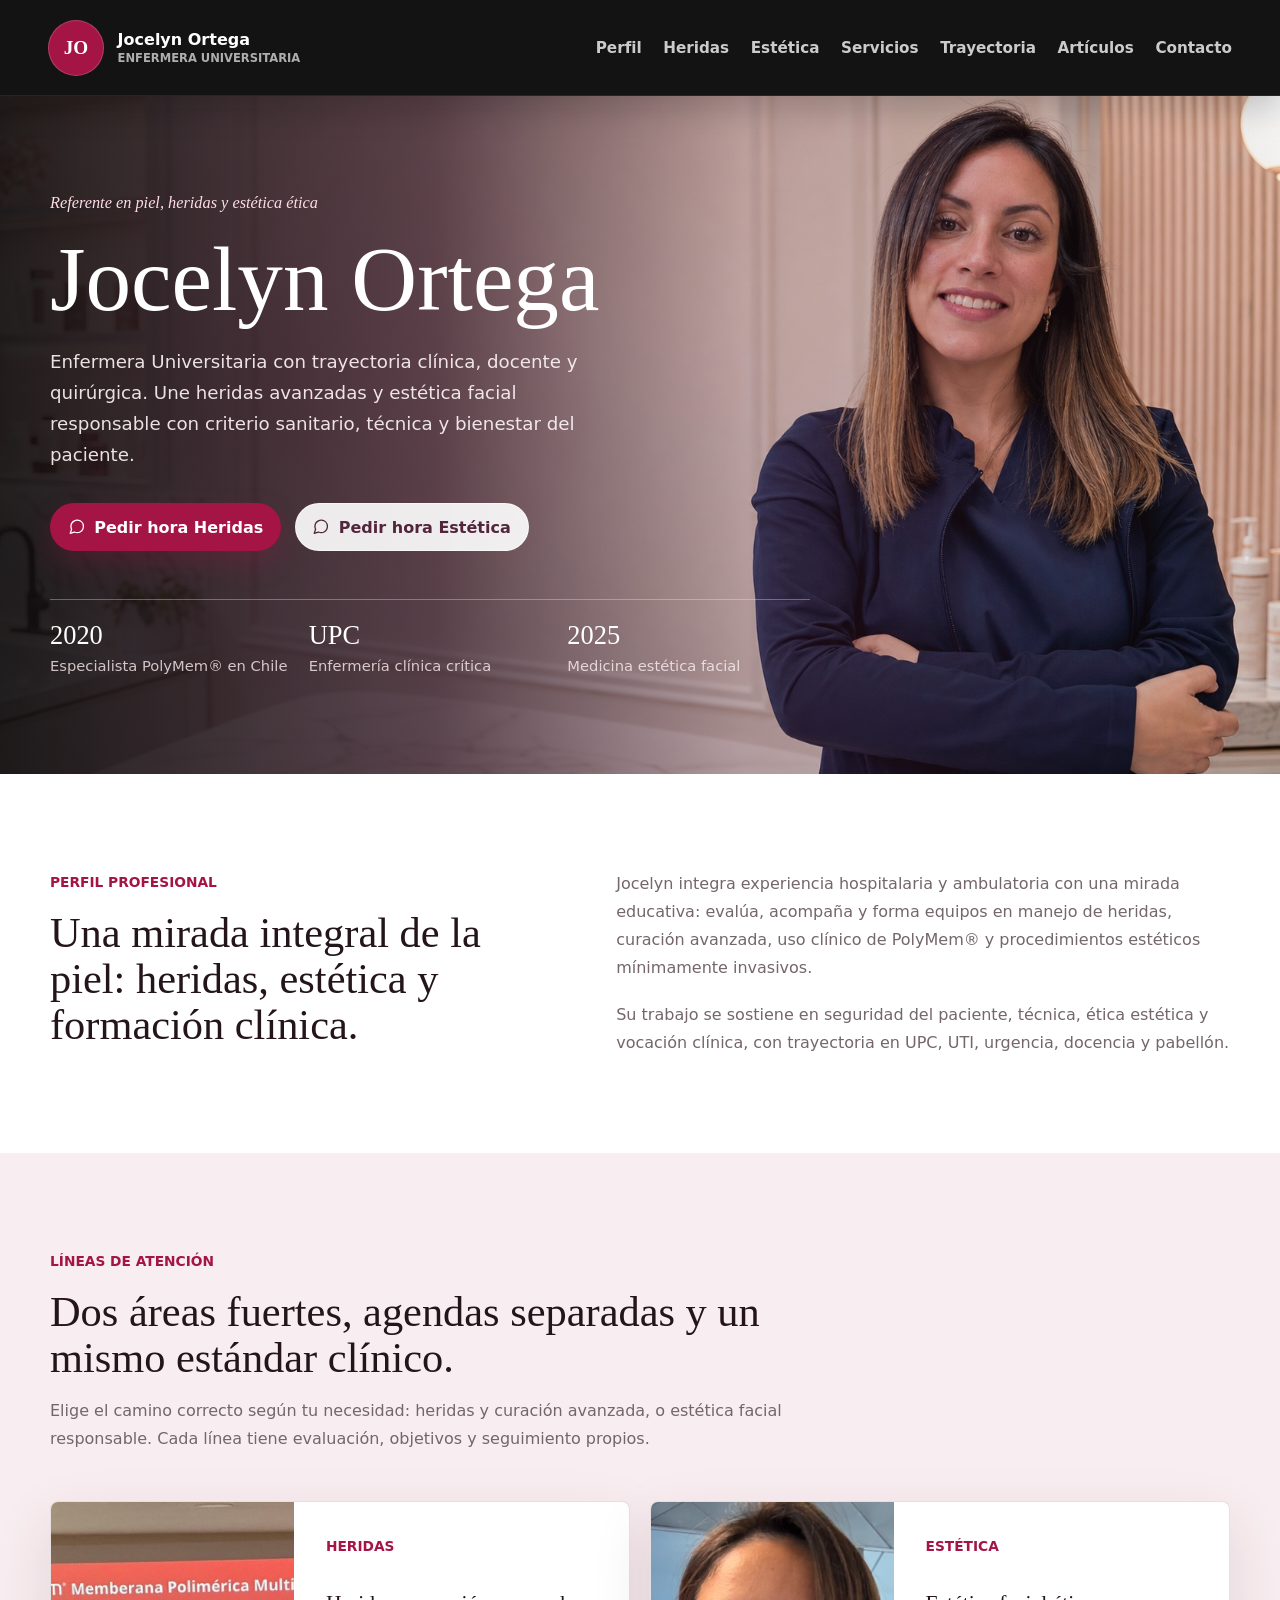
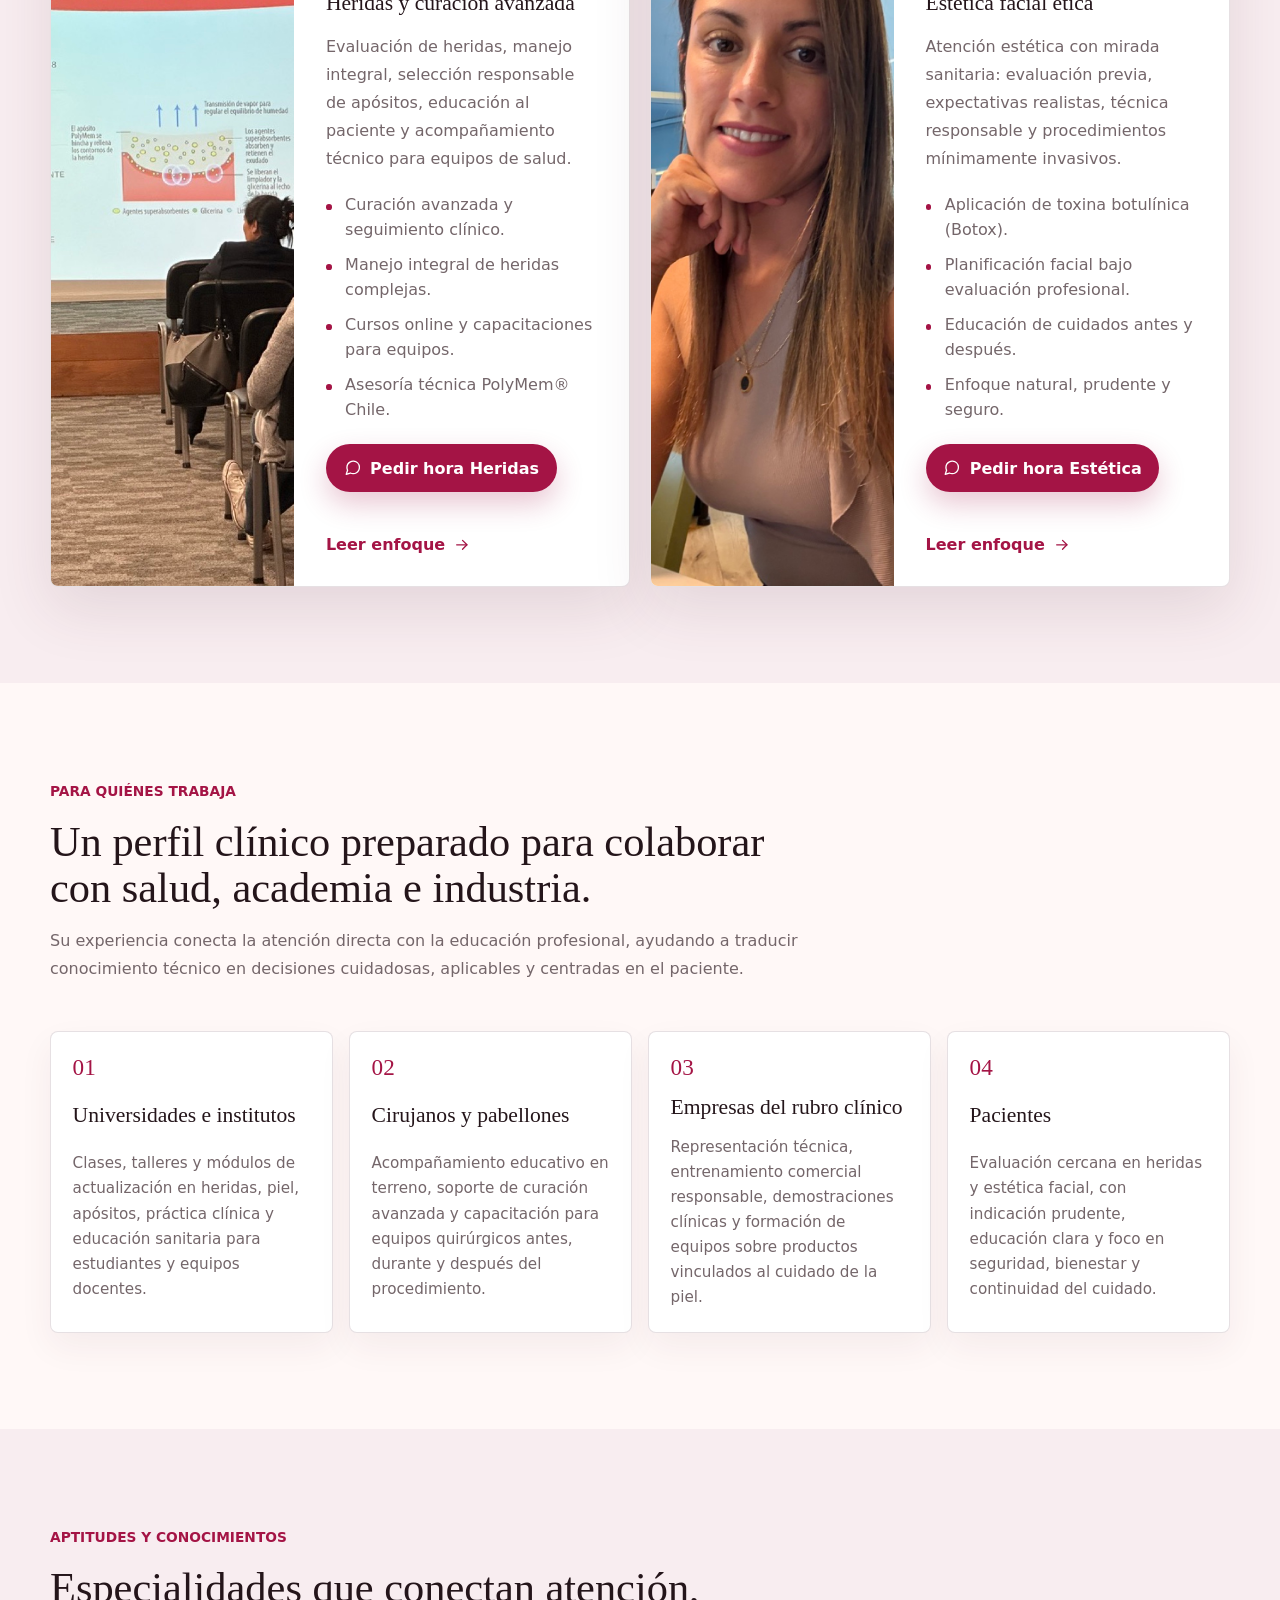
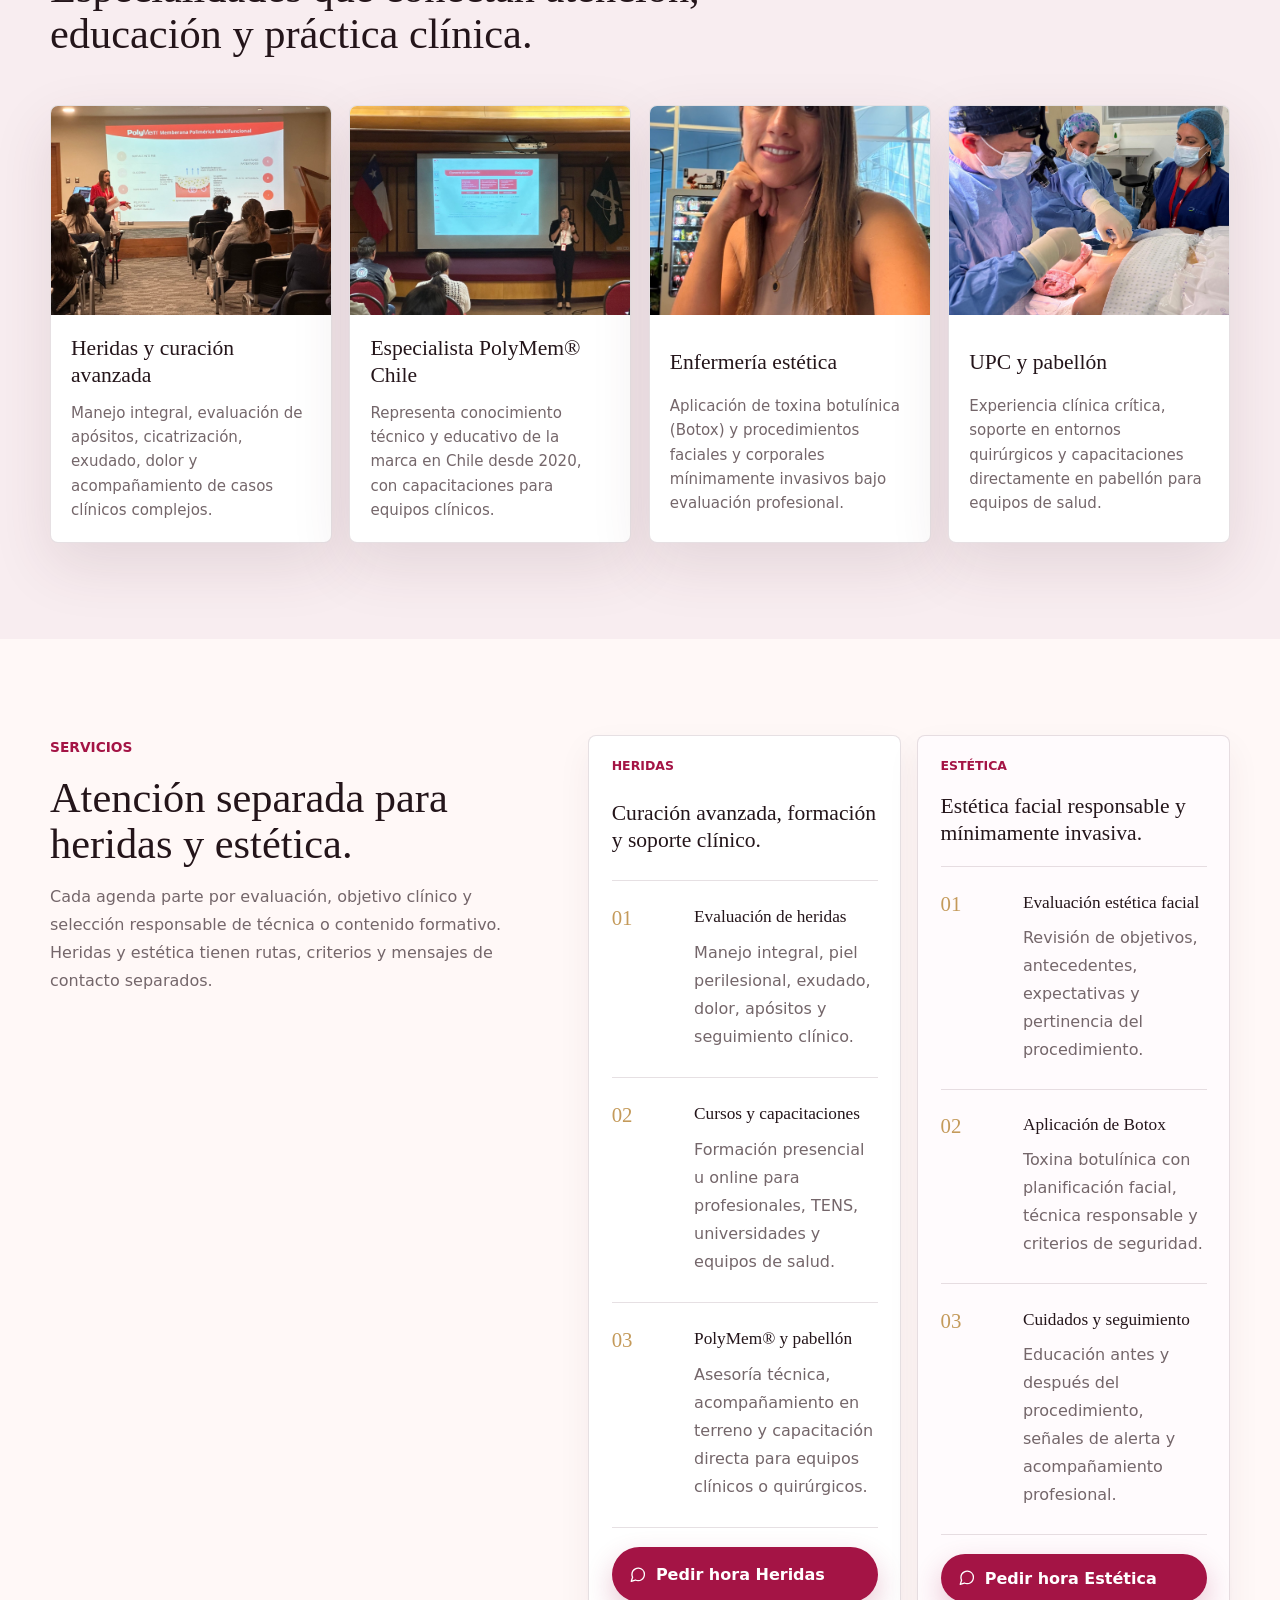
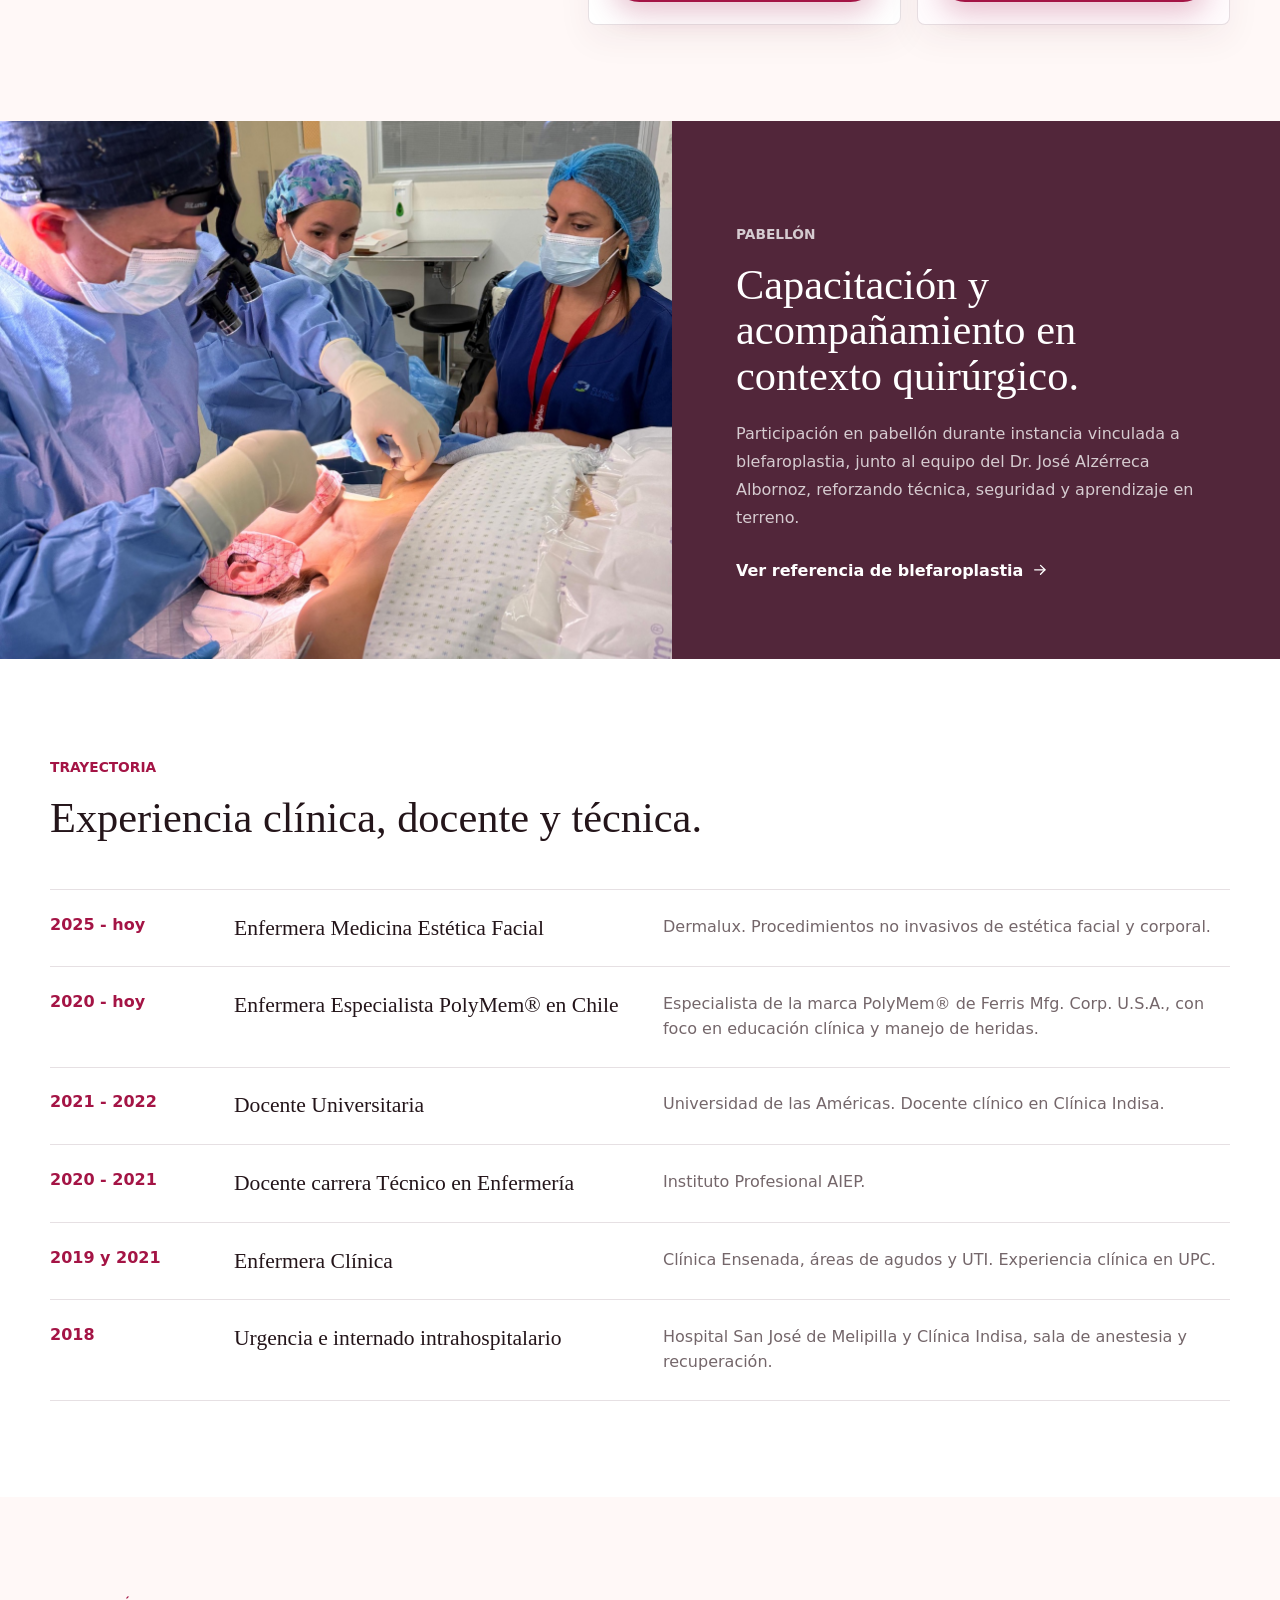
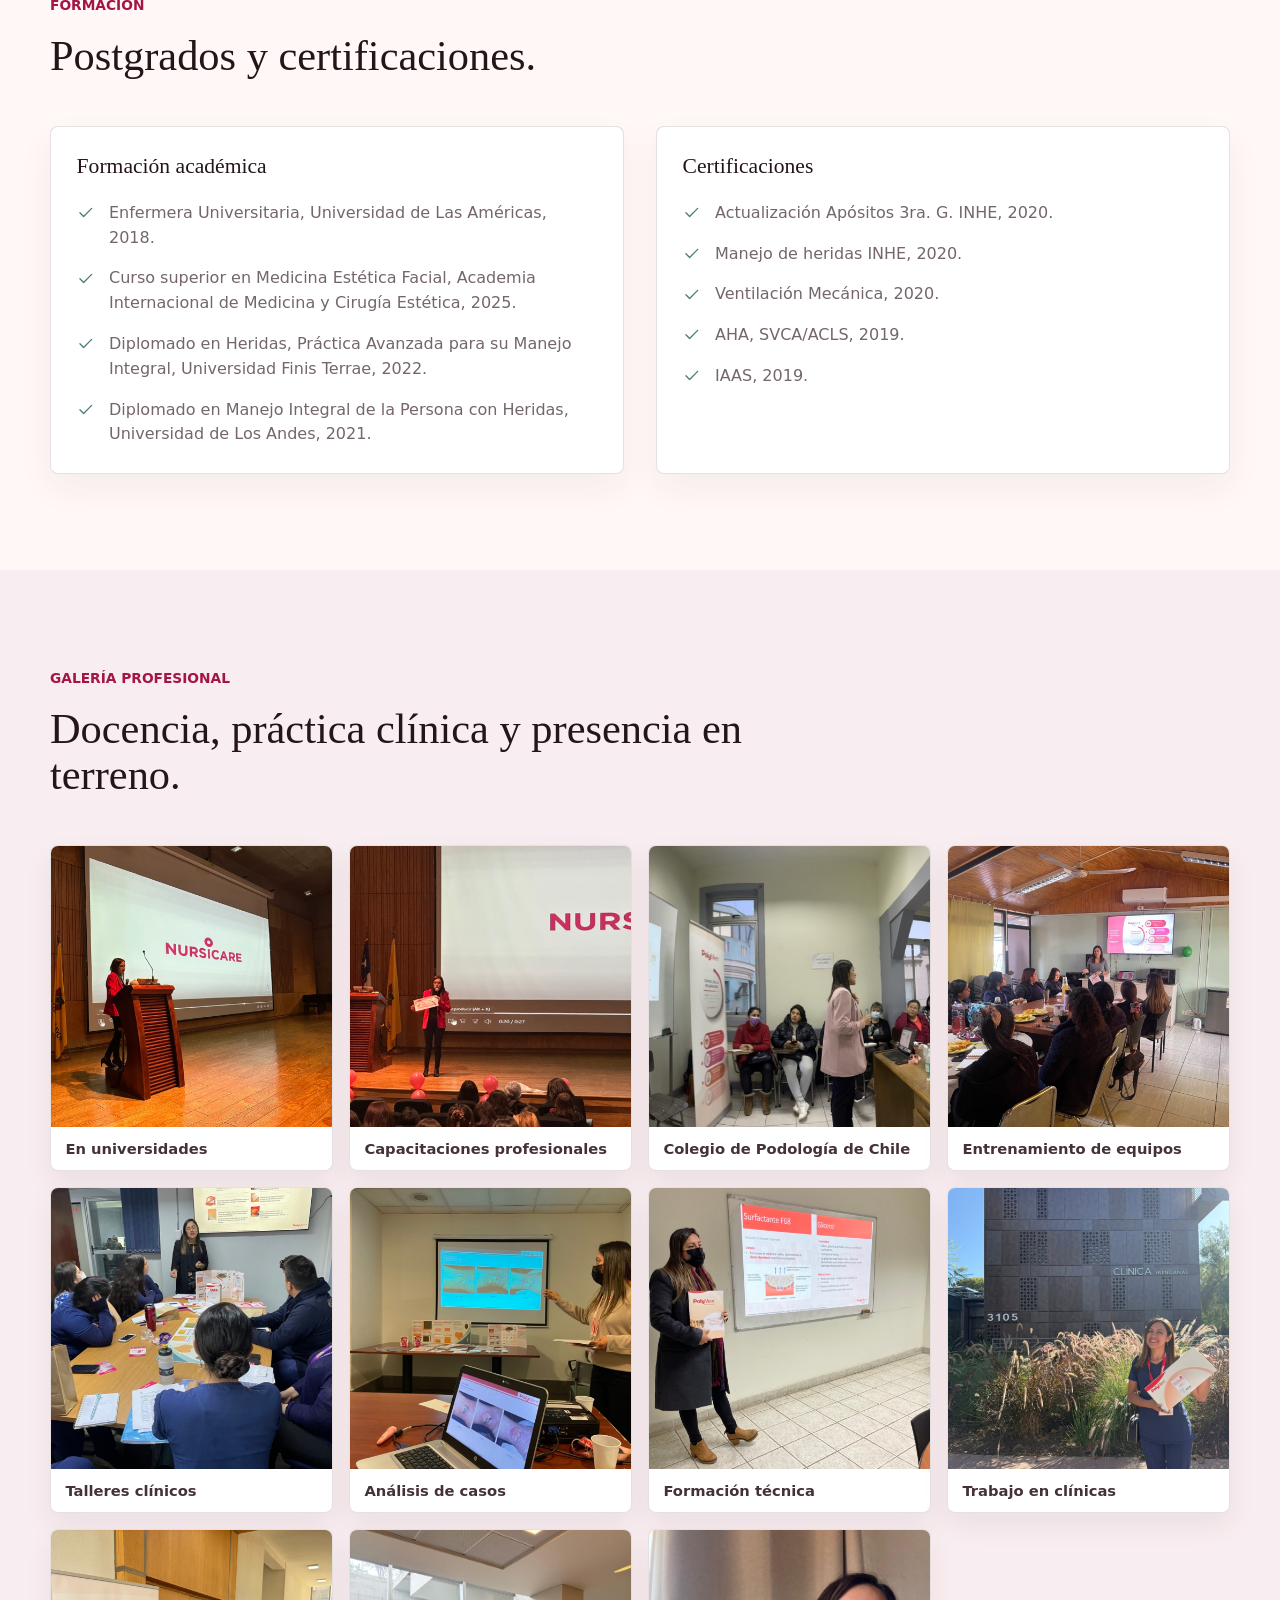
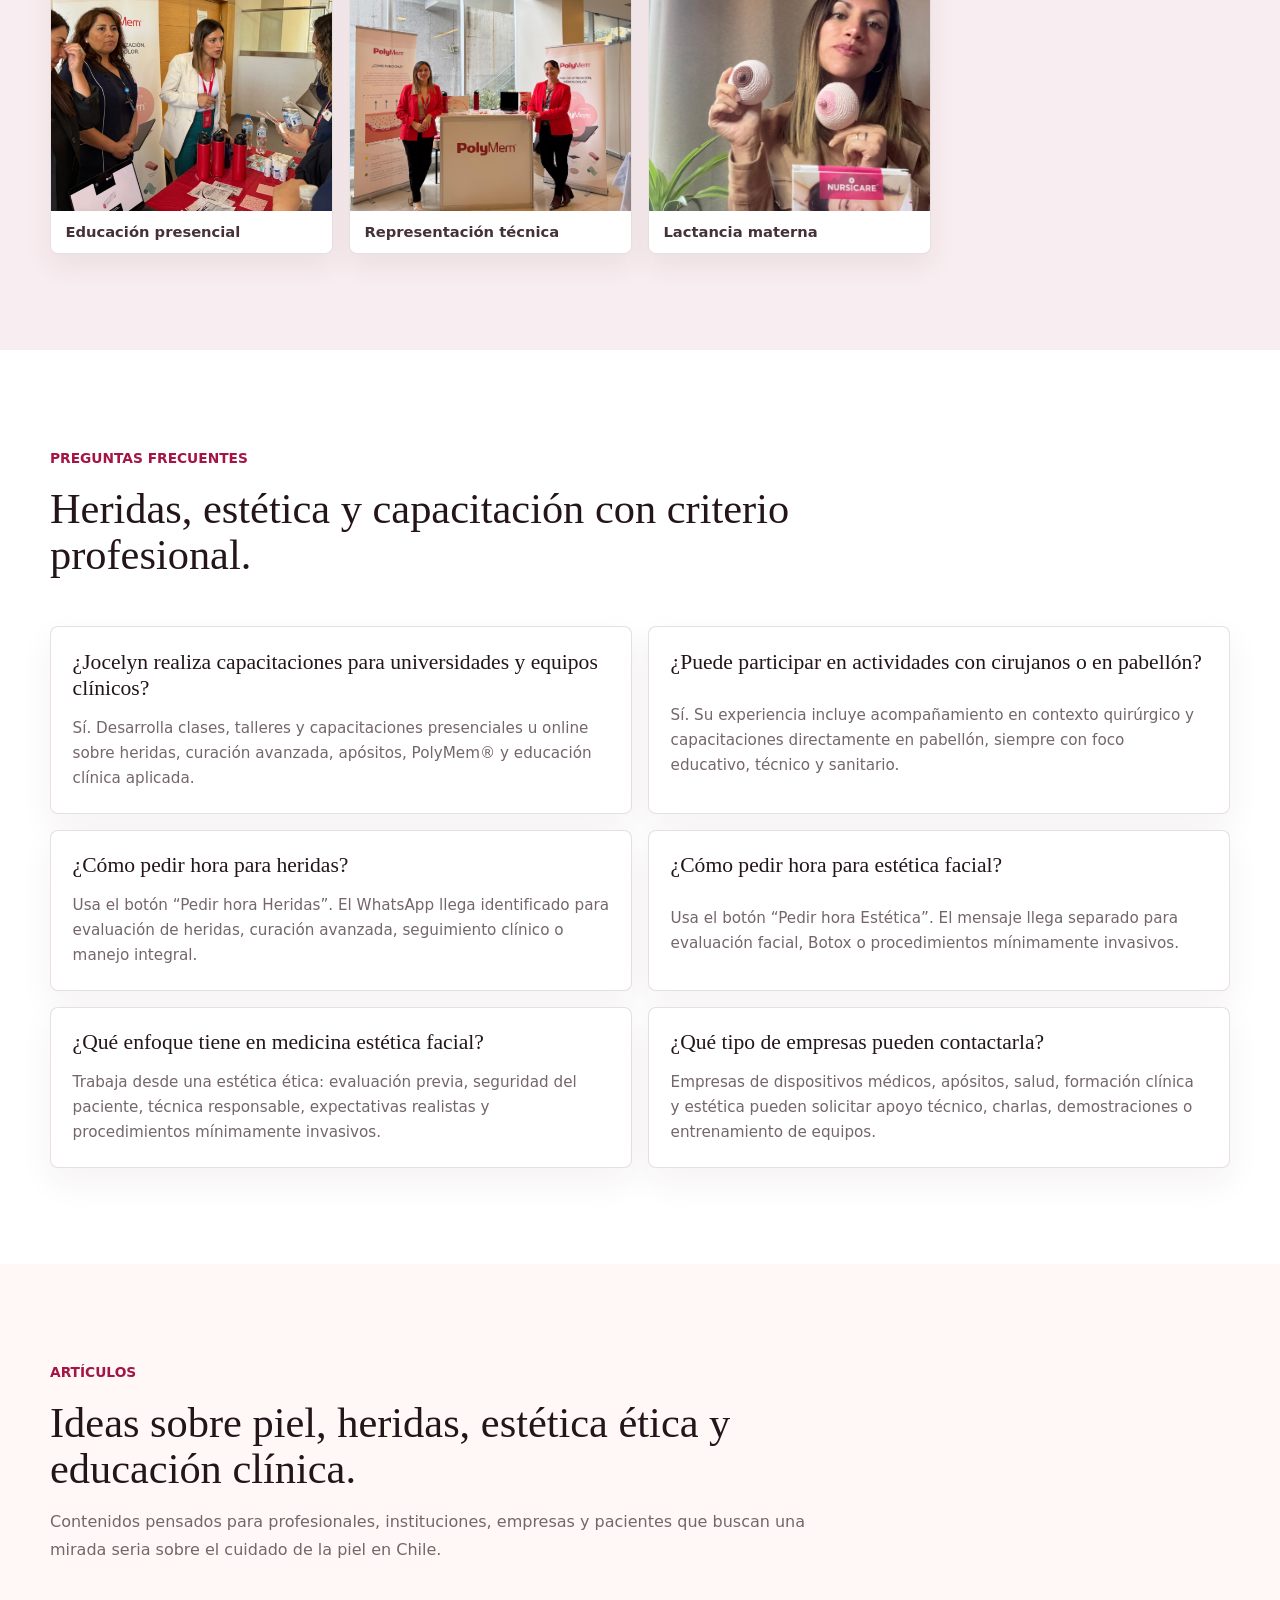
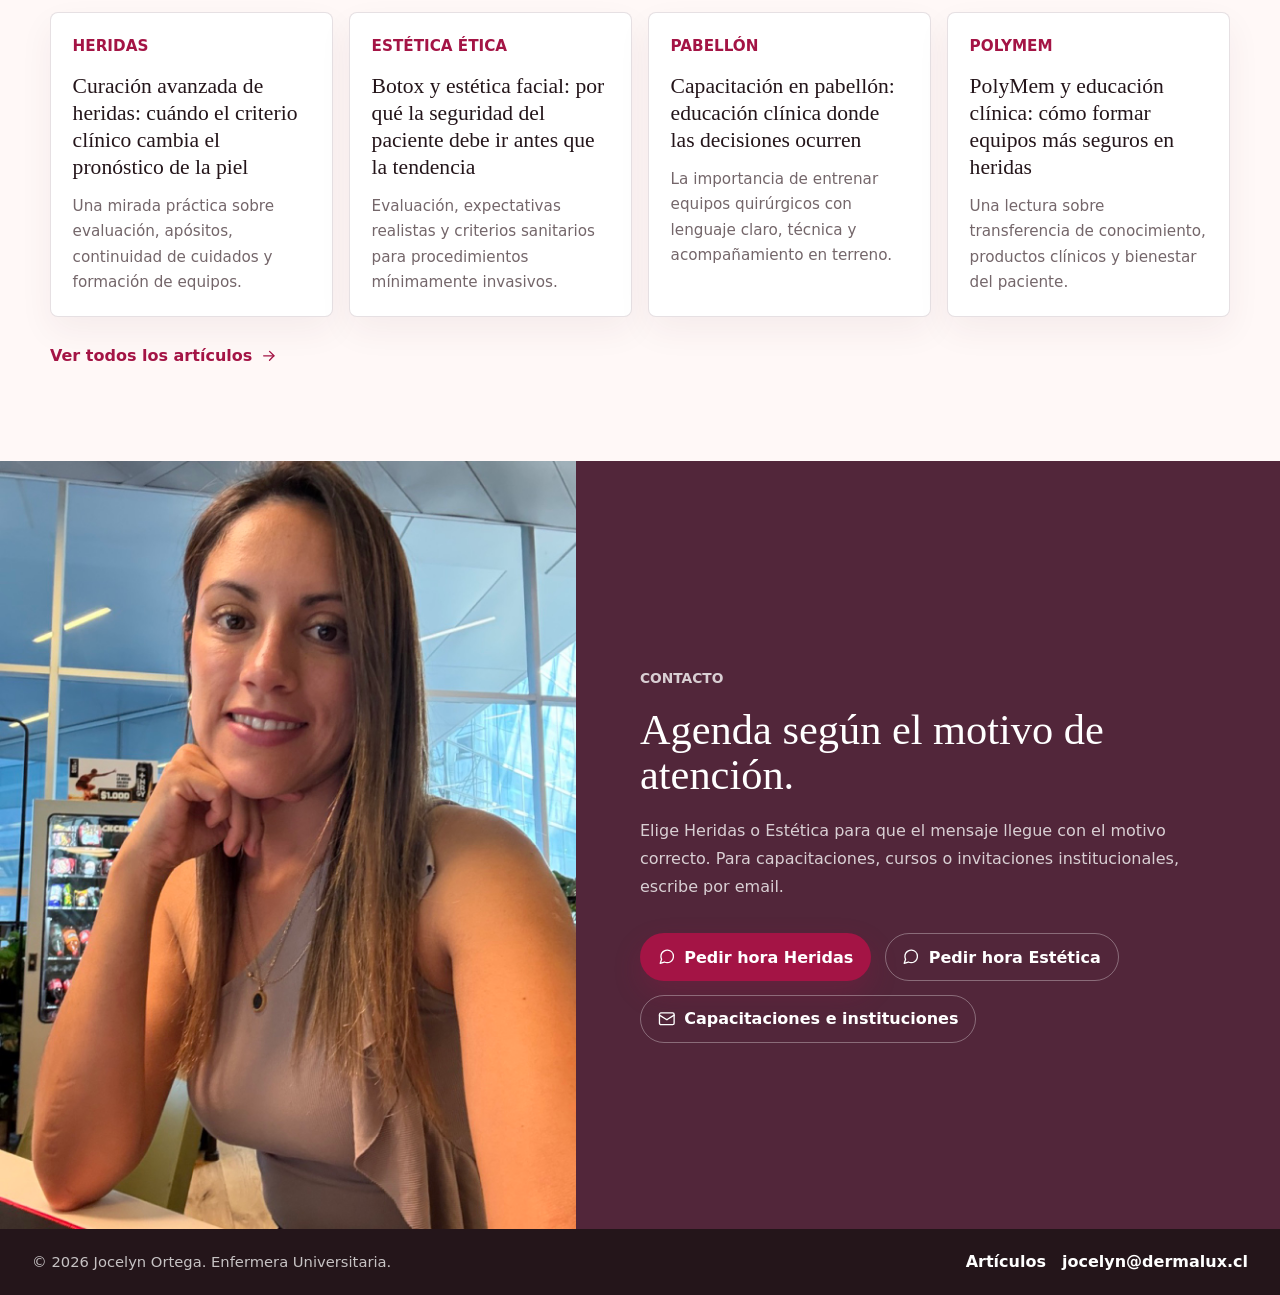
<file: index.html>
<!doctype html>
<html lang="es-CL">
  <head>
    <meta charset="utf-8" />
    <meta name="viewport" content="width=device-width, initial-scale=1" />
    <title>Jocelyn Ortega | Heridas, Estética Ética y Capacitación Clínica</title>
    <meta
      name="description"
      content="Enfermera especialista en heridas, PolyMem Chile, estética facial y capacitación clínica para cirujanos, universidades, empresas y pacientes."
    />
    <meta name="author" content="Jocelyn Ortega" />
    <meta name="robots" content="index, follow, max-image-preview:large" />
    <meta
      name="keywords"
      content="enfermera especialista en heridas Chile, curación avanzada de heridas, enfermería estética ética, Botox Chile, PolyMem Chile, cursos de heridas online, capacitación clínica, capacitación en pabellón, enfermera UPC, Jocelyn Ortega"
    />
    <meta name="geo.region" content="CL" />
    <meta name="geo.placename" content="Chile" />
    <link rel="canonical" href="https://broskul.github.io/joenfermera/" />
    <meta property="og:locale" content="es_CL" />
    <meta property="og:type" content="website" />
    <meta property="og:title" content="Jocelyn Ortega | Heridas, Estética Ética y Capacitación Clínica" />
    <meta
      property="og:description"
      content="Enfermera Universitaria con foco en piel, heridas avanzadas, estética facial responsable, PolyMem Chile, docencia clínica y capacitaciones para equipos de salud."
    />
    <meta property="og:url" content="https://broskul.github.io/joenfermera/" />
    <meta property="og:site_name" content="Jocelyn Ortega Enfermera" />
    <meta property="og:image" content="https://broskul.github.io/joenfermera/assets/images/hero-jocelyn-legendario.jpg" />
    <meta property="og:image:alt" content="Jocelyn Ortega, enfermera especialista en piel, heridas y estética facial ética" />
    <meta name="twitter:card" content="summary_large_image" />
    <meta name="twitter:title" content="Jocelyn Ortega | Heridas, Estética Ética y Capacitación Clínica" />
    <meta
      name="twitter:description"
      content="Referente profesional en piel, heridas avanzadas, estética facial ética y formación clínica en Chile."
    />
    <meta name="twitter:image" content="https://broskul.github.io/joenfermera/assets/images/hero-jocelyn-legendario.jpg" />
    <meta name="theme-color" content="#0a0a0a" />
    <link rel="icon" href="assets/favicon.svg" type="image/svg+xml" />
    <link rel="stylesheet" href="styles.css" />
    <script type="application/ld+json">
      {
        "@context": "https://schema.org",
        "@graph": [
          {
            "@type": "WebSite",
            "@id": "https://broskul.github.io/joenfermera/#website",
            "url": "https://broskul.github.io/joenfermera/",
            "name": "Jocelyn Ortega Enfermera",
            "inLanguage": "es-CL",
            "description": "Sitio profesional de Jocelyn Ortega, Enfermera Universitaria especialista en heridas, estética facial ética, PolyMem Chile y capacitación clínica."
          },
          {
            "@type": "Person",
            "@id": "https://broskul.github.io/joenfermera/#jocelyn-ortega",
            "name": "Jocelyn Ortega",
            "jobTitle": "Enfermera Universitaria",
            "url": "https://broskul.github.io/joenfermera/",
            "image": "https://broskul.github.io/joenfermera/assets/images/hero-jocelyn-legendario.jpg",
            "email": "mailto:jocelyn@dermalux.cl",
            "telephone": "+56953721661",
            "worksFor": {
              "@type": "Organization",
              "name": "Dermalux Estética J.O."
            },
            "alumniOf": [
              { "@type": "CollegeOrUniversity", "name": "Universidad de Las Américas" },
              { "@type": "CollegeOrUniversity", "name": "Universidad Finis Terrae" },
              { "@type": "CollegeOrUniversity", "name": "Universidad de Los Andes" }
            ],
            "knowsAbout": [
              "Curación avanzada de heridas",
              "Manejo integral de heridas",
              "PolyMem Chile",
              "Medicina estética facial",
              "Aplicación de toxina botulínica",
              "Enfermería clínica UPC",
              "Capacitación clínica",
              "Capacitación en pabellón",
              "Docencia universitaria en enfermería",
              "Bienestar del paciente"
            ],
            "hasCredential": [
              "Diplomado en Heridas, Práctica Avanzada para su Manejo Integral",
              "Diplomado en Manejo Integral de la Persona con Heridas",
              "Curso superior en Medicina Estética Facial",
              "ACLS / SVCA"
            ]
          },
          {
            "@type": "ProfessionalService",
            "@id": "https://broskul.github.io/joenfermera/#servicios",
            "name": "Jocelyn Ortega - Servicios de enfermería, heridas y estética",
            "url": "https://broskul.github.io/joenfermera/",
            "areaServed": "Chile",
            "email": "mailto:jocelyn@dermalux.cl",
            "telephone": "+56953721661",
            "founder": { "@id": "https://broskul.github.io/joenfermera/#jocelyn-ortega" },
            "serviceType": [
              "Curación avanzada de heridas",
              "Capacitación clínica en heridas",
              "Cursos online de heridas",
              "Medicina estética facial",
              "Capacitación en pabellón",
              "Asesoría PolyMem"
            ]
          },
          {
            "@type": "FAQPage",
            "@id": "https://broskul.github.io/joenfermera/#faq",
            "mainEntity": [
              {
                "@type": "Question",
                "name": "¿Jocelyn realiza capacitaciones para universidades y equipos clínicos?",
                "acceptedAnswer": {
                  "@type": "Answer",
                  "text": "Sí. Desarrolla clases, talleres y capacitaciones presenciales u online sobre heridas, curación avanzada, apósitos, PolyMem y educación clínica aplicada."
                }
              },
              {
                "@type": "Question",
                "name": "¿Puede participar en actividades con cirujanos o en pabellón?",
                "acceptedAnswer": {
                  "@type": "Answer",
                  "text": "Sí. Su experiencia incluye acompañamiento en contexto quirúrgico y capacitaciones directamente en pabellón, siempre con foco educativo, técnico y sanitario."
                }
              },
              {
                "@type": "Question",
                "name": "¿Cómo pedir hora para heridas?",
                "acceptedAnswer": {
                  "@type": "Answer",
                  "text": "Se debe elegir la agenda de Heridas para solicitar evaluación de heridas, curación avanzada, manejo integral o seguimiento clínico."
                }
              },
              {
                "@type": "Question",
                "name": "¿Cómo pedir hora para estética facial?",
                "acceptedAnswer": {
                  "@type": "Answer",
                  "text": "Se debe elegir la agenda de Estética para consultar por evaluación facial, Botox o procedimientos estéticos mínimamente invasivos."
                }
              },
              {
                "@type": "Question",
                "name": "¿Qué enfoque tiene en medicina estética facial?",
                "acceptedAnswer": {
                  "@type": "Answer",
                  "text": "Trabaja desde una estética ética: evaluación previa, seguridad del paciente, técnica responsable, expectativas realistas y procedimientos mínimamente invasivos."
                }
              },
              {
                "@type": "Question",
                "name": "¿Qué tipo de empresas pueden contactarla?",
                "acceptedAnswer": {
                  "@type": "Answer",
                  "text": "Empresas de dispositivos médicos, apósitos, salud, formación clínica y estética pueden solicitar apoyo técnico, charlas, demostraciones o entrenamiento de equipos."
                }
              }
            ]
          }
        ]
      }
    </script>
  </head>
  <body>
    <svg class="svg-sprite" aria-hidden="true" focusable="false">
      <symbol id="icon-arrow" viewBox="0 0 24 24">
        <path d="M5 12h14" />
        <path d="m13 6 6 6-6 6" />
      </symbol>
      <symbol id="icon-mail" viewBox="0 0 24 24">
        <path d="m22 7-8.97 5.7a2 2 0 0 1-2.06 0L2 7" />
        <rect x="2" y="4" width="20" height="16" rx="2" />
      </symbol>
      <symbol id="icon-message" viewBox="0 0 24 24">
        <path d="M21 11.5a8.38 8.38 0 0 1-.9 3.8 8.5 8.5 0 0 1-7.6 4.7 8.38 8.38 0 0 1-3.8-.9L3 21l1.9-5.7a8.38 8.38 0 0 1-.9-3.8 8.5 8.5 0 0 1 4.7-7.6 8.38 8.38 0 0 1 3.8-.9h.5a8.48 8.48 0 0 1 8 8v.5Z" />
      </symbol>
      <symbol id="icon-phone" viewBox="0 0 24 24">
        <path d="M22 16.92v3a2 2 0 0 1-2.18 2 19.82 19.82 0 0 1-8.63-3.07 19.5 19.5 0 0 1-6-6A19.82 19.82 0 0 1 2.12 4.2 2 2 0 0 1 4.11 2h3a2 2 0 0 1 2 1.72c.12.91.33 1.8.63 2.65a2 2 0 0 1-.45 2.11L8.09 9.91a16 16 0 0 0 6 6l1.43-1.2a2 2 0 0 1 2.11-.45c.85.3 1.74.51 2.65.63A2 2 0 0 1 22 16.92Z" />
      </symbol>
      <symbol id="icon-check" viewBox="0 0 24 24">
        <path d="M20 6 9 17l-5-5" />
      </symbol>
      <symbol id="icon-menu" viewBox="0 0 24 24">
        <path d="M4 6h16" />
        <path d="M4 12h16" />
        <path d="M4 18h16" />
      </symbol>
      <symbol id="icon-x" viewBox="0 0 24 24">
        <path d="M18 6 6 18" />
        <path d="m6 6 12 12" />
      </symbol>
    </svg>

    <a class="skip-link" href="#contenido">Saltar al contenido</a>

    <header class="site-header" data-header>
      <a class="brand" href="#inicio" aria-label="Inicio Jocelyn Ortega">
        <span class="brand-mark">JO</span>
        <span class="brand-copy">
          <span>Jocelyn Ortega</span>
          <small>Enfermera Universitaria</small>
        </span>
      </a>
      <button class="nav-toggle" type="button" aria-label="Abrir menú" aria-expanded="false" data-nav-toggle>
        <svg class="icon icon-open"><use href="#icon-menu"></use></svg>
        <svg class="icon icon-close"><use href="#icon-x"></use></svg>
      </button>
      <nav class="site-nav" aria-label="Navegación principal" data-nav>
        <a href="#perfil">Perfil</a>
        <a href="#heridas">Heridas</a>
        <a href="#estetica">Estética</a>
        <a href="#servicios">Servicios</a>
        <a href="#trayectoria">Trayectoria</a>
        <a href="#articulos">Artículos</a>
        <a href="#contacto">Contacto</a>
      </nav>
    </header>

    <main id="contenido">
      <section class="hero" id="inicio" aria-labelledby="hero-title">
        <img
          class="hero-image"
          src="assets/images/hero-jocelyn-legendario.jpg"
          alt="Jocelyn Ortega, enfermera especialista en piel, heridas avanzadas y estética facial ética"
          fetchpriority="high"
        />
        <div class="hero-shade" aria-hidden="true"></div>
        <div class="hero-content">
          <p class="eyebrow">Referente en piel, heridas y estética ética</p>
          <h1 id="hero-title">Jocelyn Ortega</h1>
          <p class="hero-lead">
            Enfermera Universitaria con trayectoria clínica, docente y quirúrgica. Une heridas avanzadas y estética facial responsable con criterio sanitario, técnica y bienestar del paciente.
          </p>
          <div class="hero-actions" aria-label="Acciones de contacto">
            <a class="button button-primary" href="https://wa.me/56953721661?text=Hola%20Jocelyn%2C%20quiero%20pedir%20hora%20para%20evaluaci%C3%B3n%20de%20heridas%20o%20curaci%C3%B3n%20avanzada.">
              <svg class="icon"><use href="#icon-message"></use></svg>
              Pedir hora Heridas
            </a>
            <a class="button button-secondary" href="https://wa.me/56953721661?text=Hola%20Jocelyn%2C%20quiero%20pedir%20hora%20para%20atenci%C3%B3n%20est%C3%A9tica%20facial%20o%20Botox.">
              <svg class="icon"><use href="#icon-message"></use></svg>
              Pedir hora Estética
            </a>
          </div>
          <dl class="hero-facts" aria-label="Credenciales destacadas">
            <div>
              <dt>2020</dt>
              <dd>Especialista PolyMem® en Chile</dd>
            </div>
            <div>
              <dt>UPC</dt>
              <dd>Enfermería clínica crítica</dd>
            </div>
            <div>
              <dt>2025</dt>
              <dd>Medicina estética facial</dd>
            </div>
          </dl>
        </div>
      </section>

      <section class="section intro-section" id="perfil">
        <div class="section-inner intro-grid">
          <div>
            <p class="section-kicker">Perfil profesional</p>
            <h2>Una mirada integral de la piel: heridas, estética y formación clínica.</h2>
          </div>
          <div class="intro-copy">
            <p>
              Jocelyn integra experiencia hospitalaria y ambulatoria con una mirada educativa: evalúa, acompaña y forma equipos en manejo de heridas, curación avanzada, uso clínico de PolyMem® y procedimientos estéticos mínimamente invasivos.
            </p>
            <p>
              Su trabajo se sostiene en seguridad del paciente, técnica, ética estética y vocación clínica, con trayectoria en UPC, UTI, urgencia, docencia y pabellón.
            </p>
          </div>
        </div>
      </section>

      <section class="section care-lines-section" id="lineas" aria-labelledby="care-lines-title">
        <div class="section-inner">
          <div class="section-heading">
            <p class="section-kicker">Líneas de atención</p>
            <h2 id="care-lines-title">Dos áreas fuertes, agendas separadas y un mismo estándar clínico.</h2>
            <p>
              Elige el camino correcto según tu necesidad: heridas y curación avanzada, o estética facial responsable. Cada línea tiene evaluación, objetivos y seguimiento propios.
            </p>
          </div>
          <div class="care-line-grid">
            <article class="care-line-card" id="heridas">
              <img src="assets/images/polymem-masterclass.jpg" alt="Jocelyn Ortega capacitando sobre heridas y PolyMem" loading="lazy" />
              <div class="care-line-content">
                <p class="section-kicker">Heridas</p>
                <h3>Heridas y curación avanzada</h3>
                <p>
                  Evaluación de heridas, manejo integral, selección responsable de apósitos, educación al paciente y acompañamiento técnico para equipos de salud.
                </p>
                <ul class="mini-list">
                  <li>Curación avanzada y seguimiento clínico.</li>
                  <li>Manejo integral de heridas complejas.</li>
                  <li>Cursos online y capacitaciones para equipos.</li>
                  <li>Asesoría técnica PolyMem® Chile.</li>
                </ul>
                <div class="card-actions">
                  <a class="button button-primary" href="https://wa.me/56953721661?text=Hola%20Jocelyn%2C%20quiero%20pedir%20hora%20para%20evaluaci%C3%B3n%20de%20heridas%20o%20curaci%C3%B3n%20avanzada.">
                    <svg class="icon"><use href="#icon-message"></use></svg>
                    Pedir hora Heridas
                  </a>
                  <a class="text-link text-link-dark" href="blog/curacion-avanzada-heridas-chile.html">
                    Leer enfoque
                    <svg class="icon"><use href="#icon-arrow"></use></svg>
                  </a>
                </div>
              </div>
            </article>
            <article class="care-line-card" id="estetica">
              <img src="assets/images/hero-jocelyn.jpg" alt="Retrato profesional de Jocelyn Ortega para atención estética" loading="lazy" />
              <div class="care-line-content">
                <p class="section-kicker">Estética</p>
                <h3>Estética facial ética</h3>
                <p>
                  Atención estética con mirada sanitaria: evaluación previa, expectativas realistas, técnica responsable y procedimientos mínimamente invasivos.
                </p>
                <ul class="mini-list">
                  <li>Aplicación de toxina botulínica (Botox).</li>
                  <li>Planificación facial bajo evaluación profesional.</li>
                  <li>Educación de cuidados antes y después.</li>
                  <li>Enfoque natural, prudente y seguro.</li>
                </ul>
                <div class="card-actions">
                  <a class="button button-primary" href="https://wa.me/56953721661?text=Hola%20Jocelyn%2C%20quiero%20pedir%20hora%20para%20atenci%C3%B3n%20est%C3%A9tica%20facial%20o%20Botox.">
                    <svg class="icon"><use href="#icon-message"></use></svg>
                    Pedir hora Estética
                  </a>
                  <a class="text-link text-link-dark" href="blog/enfermeria-estetica-etica-botox.html">
                    Leer enfoque
                    <svg class="icon"><use href="#icon-arrow"></use></svg>
                  </a>
                </div>
              </div>
            </article>
          </div>
        </div>
      </section>

      <section class="section audience-section" aria-labelledby="audience-title">
        <div class="section-inner">
          <div class="section-heading">
            <p class="section-kicker">Para quiénes trabaja</p>
            <h2 id="audience-title">Un perfil clínico preparado para colaborar con salud, academia e industria.</h2>
            <p>
              Su experiencia conecta la atención directa con la educación profesional, ayudando a traducir conocimiento técnico en decisiones cuidadosas, aplicables y centradas en el paciente.
            </p>
          </div>
          <div class="audience-grid">
            <article class="audience-card">
              <span>01</span>
              <h3>Universidades e institutos</h3>
              <p>Clases, talleres y módulos de actualización en heridas, piel, apósitos, práctica clínica y educación sanitaria para estudiantes y equipos docentes.</p>
            </article>
            <article class="audience-card">
              <span>02</span>
              <h3>Cirujanos y pabellones</h3>
              <p>Acompañamiento educativo en terreno, soporte de curación avanzada y capacitación para equipos quirúrgicos antes, durante y después del procedimiento.</p>
            </article>
            <article class="audience-card">
              <span>03</span>
              <h3>Empresas del rubro clínico</h3>
              <p>Representación técnica, entrenamiento comercial responsable, demostraciones clínicas y formación de equipos sobre productos vinculados al cuidado de la piel.</p>
            </article>
            <article class="audience-card">
              <span>04</span>
              <h3>Pacientes</h3>
              <p>Evaluación cercana en heridas y estética facial, con indicación prudente, educación clara y foco en seguridad, bienestar y continuidad del cuidado.</p>
            </article>
          </div>
        </div>
      </section>

      <section class="section specialty-section" id="especialidades">
        <div class="section-inner">
          <div class="section-heading">
            <p class="section-kicker">Aptitudes y conocimientos</p>
            <h2>Especialidades que conectan atención, educación y práctica clínica.</h2>
          </div>

          <div class="specialty-grid">
            <article class="specialty-card">
              <img src="assets/images/polymem-masterclass.jpg" alt="Jocelyn realizando una capacitación sobre PolyMem en sala de clases" loading="lazy" />
              <div>
                <h3>Heridas y curación avanzada</h3>
                <p>Manejo integral, evaluación de apósitos, cicatrización, exudado, dolor y acompañamiento de casos clínicos complejos.</p>
              </div>
            </article>
            <article class="specialty-card">
              <img src="assets/images/polymem-process.jpg" alt="Jocelyn presentando contenidos clínicos de PolyMem" loading="lazy" />
              <div>
                <h3>Especialista PolyMem® Chile</h3>
                <p>Representa conocimiento técnico y educativo de la marca en Chile desde 2020, con capacitaciones para equipos clínicos.</p>
              </div>
            </article>
            <article class="specialty-card">
              <img src="assets/images/hero-jocelyn.jpg" alt="Retrato profesional de Jocelyn Ortega" loading="lazy" />
              <div>
                <h3>Enfermería estética</h3>
                <p>Aplicación de toxina botulínica (Botox) y procedimientos faciales y corporales mínimamente invasivos bajo evaluación profesional.</p>
              </div>
            </article>
            <article class="specialty-card">
              <img src="assets/images/pabellon-blefaroplastia.jpg" alt="Jocelyn participando en pabellón junto a equipo quirúrgico" loading="lazy" />
              <div>
                <h3>UPC y pabellón</h3>
                <p>Experiencia clínica crítica, soporte en entornos quirúrgicos y capacitaciones directamente en pabellón para equipos de salud.</p>
              </div>
            </article>
          </div>
        </div>
      </section>

      <section class="section services-section" id="servicios">
        <div class="section-inner services-layout">
          <div class="section-heading sticky-heading">
            <p class="section-kicker">Servicios</p>
            <h2>Atención separada para heridas y estética.</h2>
            <p>
              Cada agenda parte por evaluación, objetivo clínico y selección responsable de técnica o contenido formativo. Heridas y estética tienen rutas, criterios y mensajes de contacto separados.
            </p>
          </div>
          <div class="service-columns">
            <article class="service-column">
              <p class="service-label">Heridas</p>
              <h3>Curación avanzada, formación y soporte clínico.</h3>
              <div class="service-list">
                <div class="service-item">
                  <span class="service-number">01</span>
                  <h4>Evaluación de heridas</h4>
                  <p>Manejo integral, piel perilesional, exudado, dolor, apósitos y seguimiento clínico.</p>
                </div>
                <div class="service-item">
                  <span class="service-number">02</span>
                  <h4>Cursos y capacitaciones</h4>
                  <p>Formación presencial u online para profesionales, TENS, universidades y equipos de salud.</p>
                </div>
                <div class="service-item">
                  <span class="service-number">03</span>
                  <h4>PolyMem® y pabellón</h4>
                  <p>Asesoría técnica, acompañamiento en terreno y capacitación directa para equipos clínicos o quirúrgicos.</p>
                </div>
              </div>
              <a class="button button-primary" href="https://wa.me/56953721661?text=Hola%20Jocelyn%2C%20quiero%20pedir%20hora%20para%20evaluaci%C3%B3n%20de%20heridas%20o%20curaci%C3%B3n%20avanzada.">
                <svg class="icon"><use href="#icon-message"></use></svg>
                Pedir hora Heridas
              </a>
            </article>
            <article class="service-column service-column-soft">
              <p class="service-label">Estética</p>
              <h3>Estética facial responsable y mínimamente invasiva.</h3>
              <div class="service-list">
                <div class="service-item">
                  <span class="service-number">01</span>
                  <h4>Evaluación estética facial</h4>
                  <p>Revisión de objetivos, antecedentes, expectativas y pertinencia del procedimiento.</p>
                </div>
                <div class="service-item">
                  <span class="service-number">02</span>
                  <h4>Aplicación de Botox</h4>
                  <p>Toxina botulínica con planificación facial, técnica responsable y criterios de seguridad.</p>
                </div>
                <div class="service-item">
                  <span class="service-number">03</span>
                  <h4>Cuidados y seguimiento</h4>
                  <p>Educación antes y después del procedimiento, señales de alerta y acompañamiento profesional.</p>
                </div>
              </div>
              <a class="button button-primary" href="https://wa.me/56953721661?text=Hola%20Jocelyn%2C%20quiero%20pedir%20hora%20para%20atenci%C3%B3n%20est%C3%A9tica%20facial%20o%20Botox.">
                <svg class="icon"><use href="#icon-message"></use></svg>
                Pedir hora Estética
              </a>
            </article>
          </div>
        </div>
      </section>

      <section class="feature-band" aria-labelledby="pabellon-title">
        <div class="feature-media">
          <img src="assets/images/pabellon-blefaroplastia.jpg" alt="Jocelyn en pabellón durante una instancia de blefaroplastia" loading="lazy" />
        </div>
        <div class="feature-content">
          <p class="section-kicker">Pabellón</p>
          <h2 id="pabellon-title">Capacitación y acompañamiento en contexto quirúrgico.</h2>
          <p>
            Participación en pabellón durante instancia vinculada a blefaroplastia, junto al equipo del Dr. José Alzérreca Albornoz, reforzando técnica, seguridad y aprendizaje en terreno.
          </p>
          <a class="text-link" href="https://www.josealzerreca.cl/cirugias/blefaroplastia" target="_blank" rel="noopener">
            Ver referencia de blefaroplastia
            <svg class="icon"><use href="#icon-arrow"></use></svg>
          </a>
        </div>
      </section>

      <section class="section timeline-section" id="trayectoria">
        <div class="section-inner">
          <div class="section-heading">
            <p class="section-kicker">Trayectoria</p>
            <h2>Experiencia clínica, docente y técnica.</h2>
          </div>
          <div class="timeline">
            <article class="timeline-item">
              <span>2025 - hoy</span>
              <h3>Enfermera Medicina Estética Facial</h3>
              <p>Dermalux. Procedimientos no invasivos de estética facial y corporal.</p>
            </article>
            <article class="timeline-item">
              <span>2020 - hoy</span>
              <h3>Enfermera Especialista PolyMem® en Chile</h3>
              <p>Especialista de la marca PolyMem® de Ferris Mfg. Corp. U.S.A., con foco en educación clínica y manejo de heridas.</p>
            </article>
            <article class="timeline-item">
              <span>2021 - 2022</span>
              <h3>Docente Universitaria</h3>
              <p>Universidad de las Américas. Docente clínico en Clínica Indisa.</p>
            </article>
            <article class="timeline-item">
              <span>2020 - 2021</span>
              <h3>Docente carrera Técnico en Enfermería</h3>
              <p>Instituto Profesional AIEP.</p>
            </article>
            <article class="timeline-item">
              <span>2019 y 2021</span>
              <h3>Enfermera Clínica</h3>
              <p>Clínica Ensenada, áreas de agudos y UTI. Experiencia clínica en UPC.</p>
            </article>
            <article class="timeline-item">
              <span>2018</span>
              <h3>Urgencia e internado intrahospitalario</h3>
              <p>Hospital San José de Melipilla y Clínica Indisa, sala de anestesia y recuperación.</p>
            </article>
          </div>
        </div>
      </section>

      <section class="section education-section" id="formacion">
        <div class="section-inner education-layout">
          <div class="section-heading">
            <p class="section-kicker">Formación</p>
            <h2>Postgrados y certificaciones.</h2>
          </div>
          <div class="education-columns">
            <div>
              <h3>Formación académica</h3>
              <ul class="check-list">
                <li><svg class="icon"><use href="#icon-check"></use></svg> Enfermera Universitaria, Universidad de Las Américas, 2018.</li>
                <li><svg class="icon"><use href="#icon-check"></use></svg> Curso superior en Medicina Estética Facial, Academia Internacional de Medicina y Cirugía Estética, 2025.</li>
                <li><svg class="icon"><use href="#icon-check"></use></svg> Diplomado en Heridas, Práctica Avanzada para su Manejo Integral, Universidad Finis Terrae, 2022.</li>
                <li><svg class="icon"><use href="#icon-check"></use></svg> Diplomado en Manejo Integral de la Persona con Heridas, Universidad de Los Andes, 2021.</li>
              </ul>
            </div>
            <div>
              <h3>Certificaciones</h3>
              <ul class="check-list">
                <li><svg class="icon"><use href="#icon-check"></use></svg> Actualización Apósitos 3ra. G. INHE, 2020.</li>
                <li><svg class="icon"><use href="#icon-check"></use></svg> Manejo de heridas INHE, 2020.</li>
                <li><svg class="icon"><use href="#icon-check"></use></svg> Ventilación Mecánica, 2020.</li>
                <li><svg class="icon"><use href="#icon-check"></use></svg> AHA, SVCA/ACLS, 2019.</li>
                <li><svg class="icon"><use href="#icon-check"></use></svg> IAAS, 2019.</li>
              </ul>
            </div>
          </div>
        </div>
      </section>

      <section class="section gallery-section" aria-labelledby="gallery-title">
        <div class="section-inner">
          <div class="section-heading">
            <p class="section-kicker">Galería profesional</p>
            <h2 id="gallery-title">Docencia, práctica clínica y presencia en terreno.</h2>
          </div>
          <div class="gallery-grid">
            <figure>
              <img src="assets/images/nursicare-auditorium.jpg" alt="Jocelyn presentando en universidad" loading="lazy" />
              <figcaption>En universidades</figcaption>
            </figure>
            <figure>
              <img src="assets/images/nursicare-stage.jpg" alt="Jocelyn realizando una capacitación profesional en auditorio" loading="lazy" />
              <figcaption>Capacitaciones profesionales</figcaption>
            </figure>
            <figure>
              <img src="assets/images/polymem-classroom-wide.jpg" alt="Jocelyn capacitando en el Colegio de Podología de Chile" loading="lazy" />
              <figcaption>Colegio de Podología de Chile</figcaption>
            </figure>
            <figure>
              <img src="assets/images/team-training.jpg" alt="Jocelyn guiando una sesión de equipo" loading="lazy" />
              <figcaption>Entrenamiento de equipos</figcaption>
            </figure>
            <figure>
              <img src="assets/images/clinical-workshop.jpg" alt="Jocelyn capacitando a equipo clínico en mesa de trabajo" loading="lazy" />
              <figcaption>Talleres clínicos</figcaption>
            </figure>
            <figure>
              <img src="assets/images/case-study-polymem.jpg" alt="Presentación de caso clínico PolyMem" loading="lazy" />
              <figcaption>Análisis de casos</figcaption>
            </figure>
            <figure>
              <img src="assets/images/surfactant-session.jpg" alt="Jocelyn presentando componentes de PolyMem" loading="lazy" />
              <figcaption>Formación técnica</figcaption>
            </figure>
            <figure>
              <img src="assets/images/huinganal-smile.jpg" alt="Jocelyn frente a Clínica Huinganal con material PolyMem" loading="lazy" />
              <figcaption>Trabajo en clínicas</figcaption>
            </figure>
            <figure>
              <img src="assets/images/clinical-stand.jpg" alt="Jocelyn conversando con profesionales en stand clínico" loading="lazy" />
              <figcaption>Educación presencial</figcaption>
            </figure>
            <figure>
              <img src="assets/images/polymem-stand.jpg" alt="Stand PolyMem con Jocelyn y equipo" loading="lazy" />
              <figcaption>Representación técnica</figcaption>
            </figure>
            <figure>
              <img src="assets/images/nursicare-education.jpg" alt="Jocelyn mostrando material educativo de lactancia materna Nursicare" loading="lazy" />
              <figcaption>Lactancia materna</figcaption>
            </figure>
          </div>
        </div>
      </section>

      <section class="section faq-section" aria-labelledby="faq-title">
        <div class="section-inner">
          <div class="section-heading">
            <p class="section-kicker">Preguntas frecuentes</p>
            <h2 id="faq-title">Heridas, estética y capacitación con criterio profesional.</h2>
          </div>
          <div class="faq-grid">
            <article class="faq-item">
              <h3>¿Jocelyn realiza capacitaciones para universidades y equipos clínicos?</h3>
              <p>Sí. Desarrolla clases, talleres y capacitaciones presenciales u online sobre heridas, curación avanzada, apósitos, PolyMem® y educación clínica aplicada.</p>
            </article>
            <article class="faq-item">
              <h3>¿Puede participar en actividades con cirujanos o en pabellón?</h3>
              <p>Sí. Su experiencia incluye acompañamiento en contexto quirúrgico y capacitaciones directamente en pabellón, siempre con foco educativo, técnico y sanitario.</p>
            </article>
            <article class="faq-item">
              <h3>¿Cómo pedir hora para heridas?</h3>
              <p>Usa el botón “Pedir hora Heridas”. El WhatsApp llega identificado para evaluación de heridas, curación avanzada, seguimiento clínico o manejo integral.</p>
            </article>
            <article class="faq-item">
              <h3>¿Cómo pedir hora para estética facial?</h3>
              <p>Usa el botón “Pedir hora Estética”. El mensaje llega separado para evaluación facial, Botox o procedimientos mínimamente invasivos.</p>
            </article>
            <article class="faq-item">
              <h3>¿Qué enfoque tiene en medicina estética facial?</h3>
              <p>Trabaja desde una estética ética: evaluación previa, seguridad del paciente, técnica responsable, expectativas realistas y procedimientos mínimamente invasivos.</p>
            </article>
            <article class="faq-item">
              <h3>¿Qué tipo de empresas pueden contactarla?</h3>
              <p>Empresas de dispositivos médicos, apósitos, salud, formación clínica y estética pueden solicitar apoyo técnico, charlas, demostraciones o entrenamiento de equipos.</p>
            </article>
          </div>
        </div>
      </section>

      <section class="section blog-preview-section" id="articulos" aria-labelledby="articles-title">
        <div class="section-inner">
          <div class="section-heading">
            <p class="section-kicker">Artículos</p>
            <h2 id="articles-title">Ideas sobre piel, heridas, estética ética y educación clínica.</h2>
            <p>
              Contenidos pensados para profesionales, instituciones, empresas y pacientes que buscan una mirada seria sobre el cuidado de la piel en Chile.
            </p>
          </div>
          <div class="article-grid">
            <article class="article-card">
              <p class="article-tag">Heridas</p>
              <h3><a href="blog/curacion-avanzada-heridas-chile.html">Curación avanzada de heridas: cuándo el criterio clínico cambia el pronóstico de la piel</a></h3>
              <p>Una mirada práctica sobre evaluación, apósitos, continuidad de cuidados y formación de equipos.</p>
            </article>
            <article class="article-card">
              <p class="article-tag">Estética ética</p>
              <h3><a href="blog/enfermeria-estetica-etica-botox.html">Botox y estética facial: por qué la seguridad del paciente debe ir antes que la tendencia</a></h3>
              <p>Evaluación, expectativas realistas y criterios sanitarios para procedimientos mínimamente invasivos.</p>
            </article>
            <article class="article-card">
              <p class="article-tag">Pabellón</p>
              <h3><a href="blog/capacitacion-pabellon-equipos-quirurgicos.html">Capacitación en pabellón: educación clínica donde las decisiones ocurren</a></h3>
              <p>La importancia de entrenar equipos quirúrgicos con lenguaje claro, técnica y acompañamiento en terreno.</p>
            </article>
            <article class="article-card">
              <p class="article-tag">PolyMem</p>
              <h3><a href="blog/polymem-educacion-clinica-heridas.html">PolyMem y educación clínica: cómo formar equipos más seguros en heridas</a></h3>
              <p>Una lectura sobre transferencia de conocimiento, productos clínicos y bienestar del paciente.</p>
            </article>
          </div>
          <a class="text-link text-link-dark" href="blog/">Ver todos los artículos <svg class="icon"><use href="#icon-arrow"></use></svg></a>
        </div>
      </section>

      <section class="contact-section" id="contacto" aria-labelledby="contact-title">
        <div class="contact-media">
          <img src="assets/images/hero-jocelyn.jpg" alt="Contacto Jocelyn Ortega Enfermera Especialista Heridas y Estética" loading="lazy" />
        </div>
        <div class="contact-content">
          <p class="section-kicker">Contacto</p>
          <h2 id="contact-title">Agenda según el motivo de atención.</h2>
          <p>
            Elige Heridas o Estética para que el mensaje llegue con el motivo correcto. Para capacitaciones, cursos o invitaciones institucionales, escribe por email.
          </p>
          <div class="contact-actions contact-actions-stacked">
            <a class="button button-primary" href="https://wa.me/56953721661?text=Hola%20Jocelyn%2C%20quiero%20pedir%20hora%20para%20evaluaci%C3%B3n%20de%20heridas%20o%20curaci%C3%B3n%20avanzada.">
              <svg class="icon"><use href="#icon-message"></use></svg>
              Pedir hora Heridas
            </a>
            <a class="button button-secondary on-dark" href="https://wa.me/56953721661?text=Hola%20Jocelyn%2C%20quiero%20pedir%20hora%20para%20atenci%C3%B3n%20est%C3%A9tica%20facial%20o%20Botox.">
              <svg class="icon"><use href="#icon-message"></use></svg>
              Pedir hora Estética
            </a>
            <a class="button button-secondary on-dark" href="mailto:jocelyn@dermalux.cl">
              <svg class="icon"><use href="#icon-mail"></use></svg>
              Capacitaciones e instituciones
            </a>
          </div>
        </div>
      </section>
    </main>

    <footer class="site-footer">
      <p>© <span data-year></span> Jocelyn Ortega. Enfermera Universitaria.</p>
      <div class="footer-links">
        <a href="blog/">Artículos</a>
        <a href="mailto:jocelyn@dermalux.cl">jocelyn@dermalux.cl</a>
      </div>
    </footer>

    <script src="script.js"></script>
  </body>
</html>
</file>
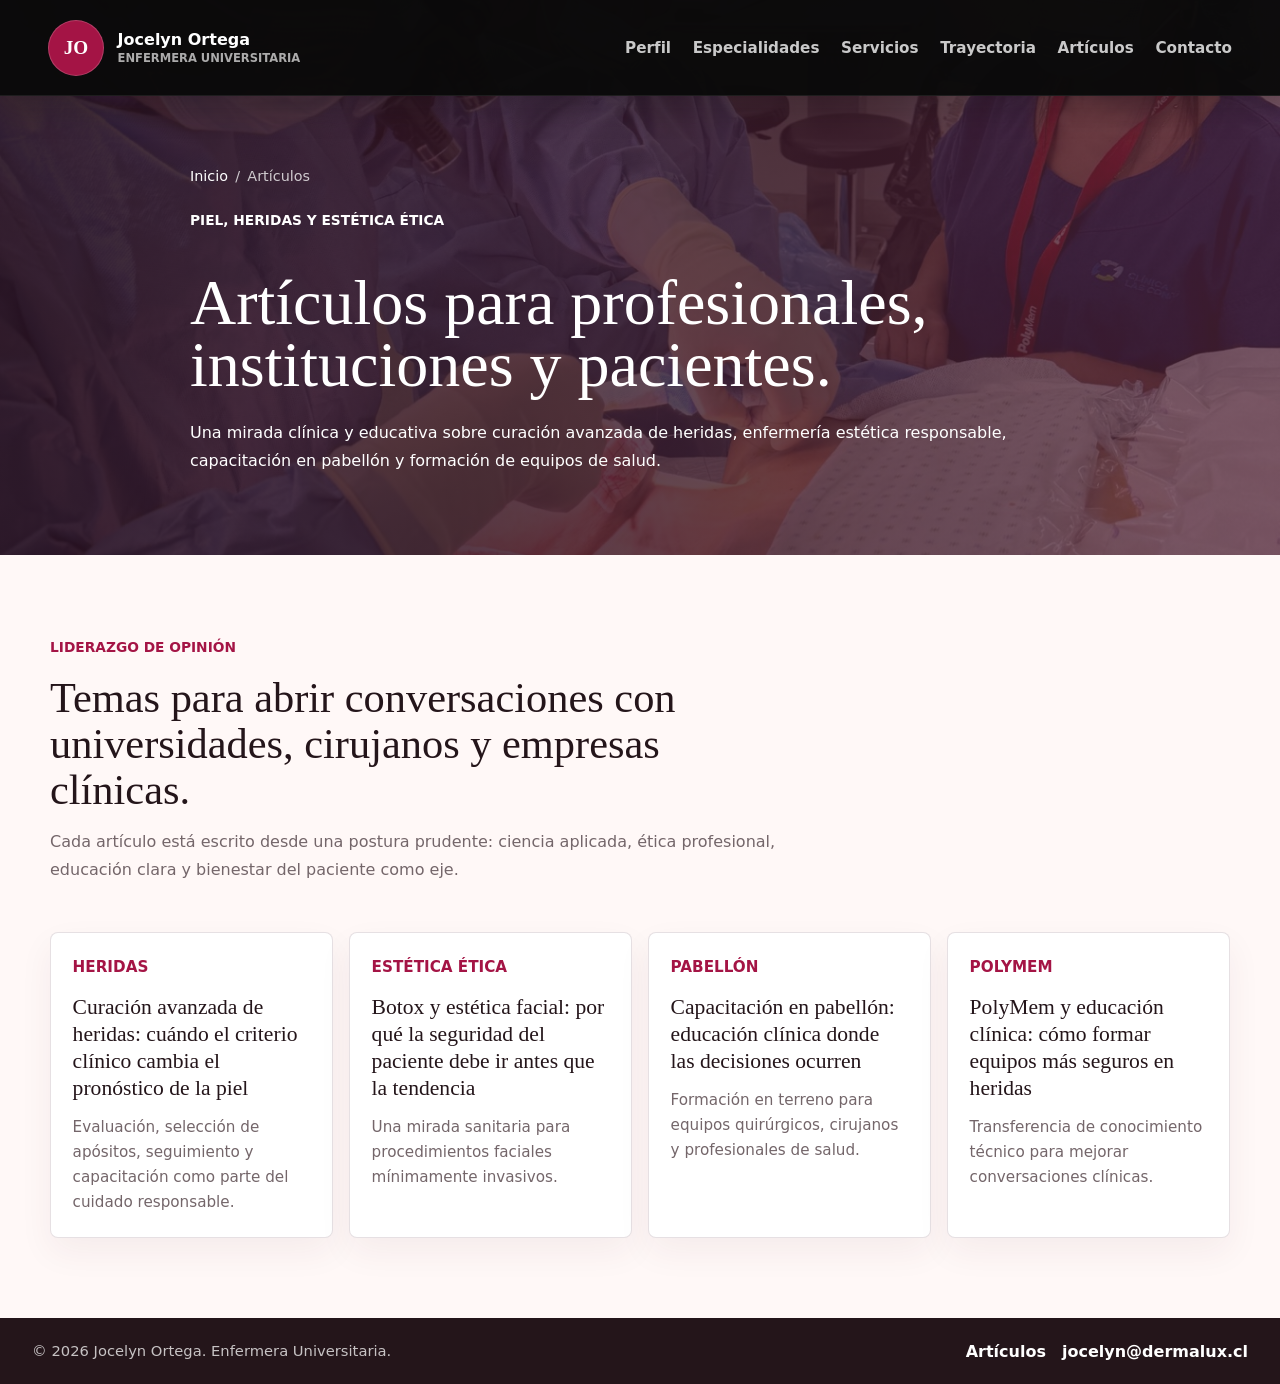
<file: blog/index.html>
<!doctype html>
<html lang="es-CL">
  <head>
    <meta charset="utf-8" />
    <meta name="viewport" content="width=device-width, initial-scale=1" />
    <title>Artículos sobre Heridas, Piel y Estética Ética | Jocelyn Ortega</title>
    <meta
      name="description"
      content="Artículos de Jocelyn Ortega sobre curación avanzada de heridas, enfermería estética ética, capacitación clínica, PolyMem Chile y cuidado de la piel."
    />
    <meta name="author" content="Jocelyn Ortega" />
    <meta name="robots" content="index, follow, max-image-preview:large" />
    <link rel="canonical" href="https://broskul.github.io/joenfermera/blog/" />
    <meta property="og:locale" content="es_CL" />
    <meta property="og:type" content="blog" />
    <meta property="og:title" content="Artículos sobre Heridas, Piel y Estética Ética | Jocelyn Ortega" />
    <meta property="og:description" content="Mirada profesional sobre piel, heridas, estética facial responsable y formación clínica en Chile." />
    <meta property="og:url" content="https://broskul.github.io/joenfermera/blog/" />
    <meta property="og:image" content="https://broskul.github.io/joenfermera/assets/images/polymem-masterclass.jpg" />
    <meta name="twitter:card" content="summary_large_image" />
    <meta name="theme-color" content="#0a0a0a" />
    <link rel="icon" href="../assets/favicon.svg" type="image/svg+xml" />
    <link rel="stylesheet" href="../styles.css" />
    <script type="application/ld+json">
      {
        "@context": "https://schema.org",
        "@type": "Blog",
        "name": "Artículos de Jocelyn Ortega",
        "url": "https://broskul.github.io/joenfermera/blog/",
        "inLanguage": "es-CL",
        "author": {
          "@type": "Person",
          "name": "Jocelyn Ortega",
          "jobTitle": "Enfermera Universitaria"
        },
        "about": [
          "Curación avanzada de heridas",
          "Enfermería estética ética",
          "Capacitación clínica",
          "PolyMem Chile",
          "Cuidado de la piel"
        ]
      }
    </script>
  </head>
  <body>
    <svg class="svg-sprite" aria-hidden="true" focusable="false">
      <symbol id="icon-arrow" viewBox="0 0 24 24"><path d="M5 12h14" /><path d="m13 6 6 6-6 6" /></symbol>
      <symbol id="icon-menu" viewBox="0 0 24 24"><path d="M4 6h16" /><path d="M4 12h16" /><path d="M4 18h16" /></symbol>
      <symbol id="icon-x" viewBox="0 0 24 24"><path d="M18 6 6 18" /><path d="m6 6 12 12" /></symbol>
    </svg>

    <a class="skip-link" href="#contenido">Saltar al contenido</a>

    <header class="site-header" data-header>
      <a class="brand" href="../index.html#inicio" aria-label="Inicio Jocelyn Ortega">
        <span class="brand-mark">JO</span>
        <span class="brand-copy">
          <span>Jocelyn Ortega</span>
          <small>Enfermera Universitaria</small>
        </span>
      </a>
      <button class="nav-toggle" type="button" aria-label="Abrir menú" aria-expanded="false" data-nav-toggle>
        <svg class="icon icon-open"><use href="#icon-menu"></use></svg>
        <svg class="icon icon-close"><use href="#icon-x"></use></svg>
      </button>
      <nav class="site-nav" aria-label="Navegación principal" data-nav>
        <a href="../index.html#perfil">Perfil</a>
        <a href="../index.html#especialidades">Especialidades</a>
        <a href="../index.html#servicios">Servicios</a>
        <a href="../index.html#trayectoria">Trayectoria</a>
        <a href="./">Artículos</a>
        <a href="../index.html#contacto">Contacto</a>
      </nav>
    </header>

    <main id="contenido">
      <section class="blog-hero">
        <div class="section-inner">
          <nav class="breadcrumbs" aria-label="Breadcrumb">
            <a href="../index.html">Inicio</a>
            <span>/</span>
            <span>Artículos</span>
          </nav>
          <p class="eyebrow">Piel, heridas y estética ética</p>
          <h1>Artículos para profesionales, instituciones y pacientes.</h1>
          <p>
            Una mirada clínica y educativa sobre curación avanzada de heridas, enfermería estética responsable, capacitación en pabellón y formación de equipos de salud.
          </p>
        </div>
      </section>

      <section class="blog-layout">
        <div class="section-inner">
          <div class="section-heading">
            <p class="section-kicker">Liderazgo de opinión</p>
            <h2>Temas para abrir conversaciones con universidades, cirujanos y empresas clínicas.</h2>
            <p>
              Cada artículo está escrito desde una postura prudente: ciencia aplicada, ética profesional, educación clara y bienestar del paciente como eje.
            </p>
          </div>

          <div class="article-grid">
            <article class="article-card">
              <p class="article-tag">Heridas</p>
              <h3><a href="curacion-avanzada-heridas-chile.html">Curación avanzada de heridas: cuándo el criterio clínico cambia el pronóstico de la piel</a></h3>
              <p>Evaluación, selección de apósitos, seguimiento y capacitación como parte del cuidado responsable.</p>
            </article>
            <article class="article-card">
              <p class="article-tag">Estética ética</p>
              <h3><a href="enfermeria-estetica-etica-botox.html">Botox y estética facial: por qué la seguridad del paciente debe ir antes que la tendencia</a></h3>
              <p>Una mirada sanitaria para procedimientos faciales mínimamente invasivos.</p>
            </article>
            <article class="article-card">
              <p class="article-tag">Pabellón</p>
              <h3><a href="capacitacion-pabellon-equipos-quirurgicos.html">Capacitación en pabellón: educación clínica donde las decisiones ocurren</a></h3>
              <p>Formación en terreno para equipos quirúrgicos, cirujanos y profesionales de salud.</p>
            </article>
            <article class="article-card">
              <p class="article-tag">PolyMem</p>
              <h3><a href="polymem-educacion-clinica-heridas.html">PolyMem y educación clínica: cómo formar equipos más seguros en heridas</a></h3>
              <p>Transferencia de conocimiento técnico para mejorar conversaciones clínicas.</p>
            </article>
          </div>
        </div>
      </section>
    </main>

    <footer class="site-footer">
      <p>© <span data-year></span> Jocelyn Ortega. Enfermera Universitaria.</p>
      <div class="footer-links">
        <a href="./">Artículos</a>
        <a href="mailto:jocelyn@dermalux.cl">jocelyn@dermalux.cl</a>
      </div>
    </footer>

    <script src="../script.js"></script>
  </body>
</html>
</file>
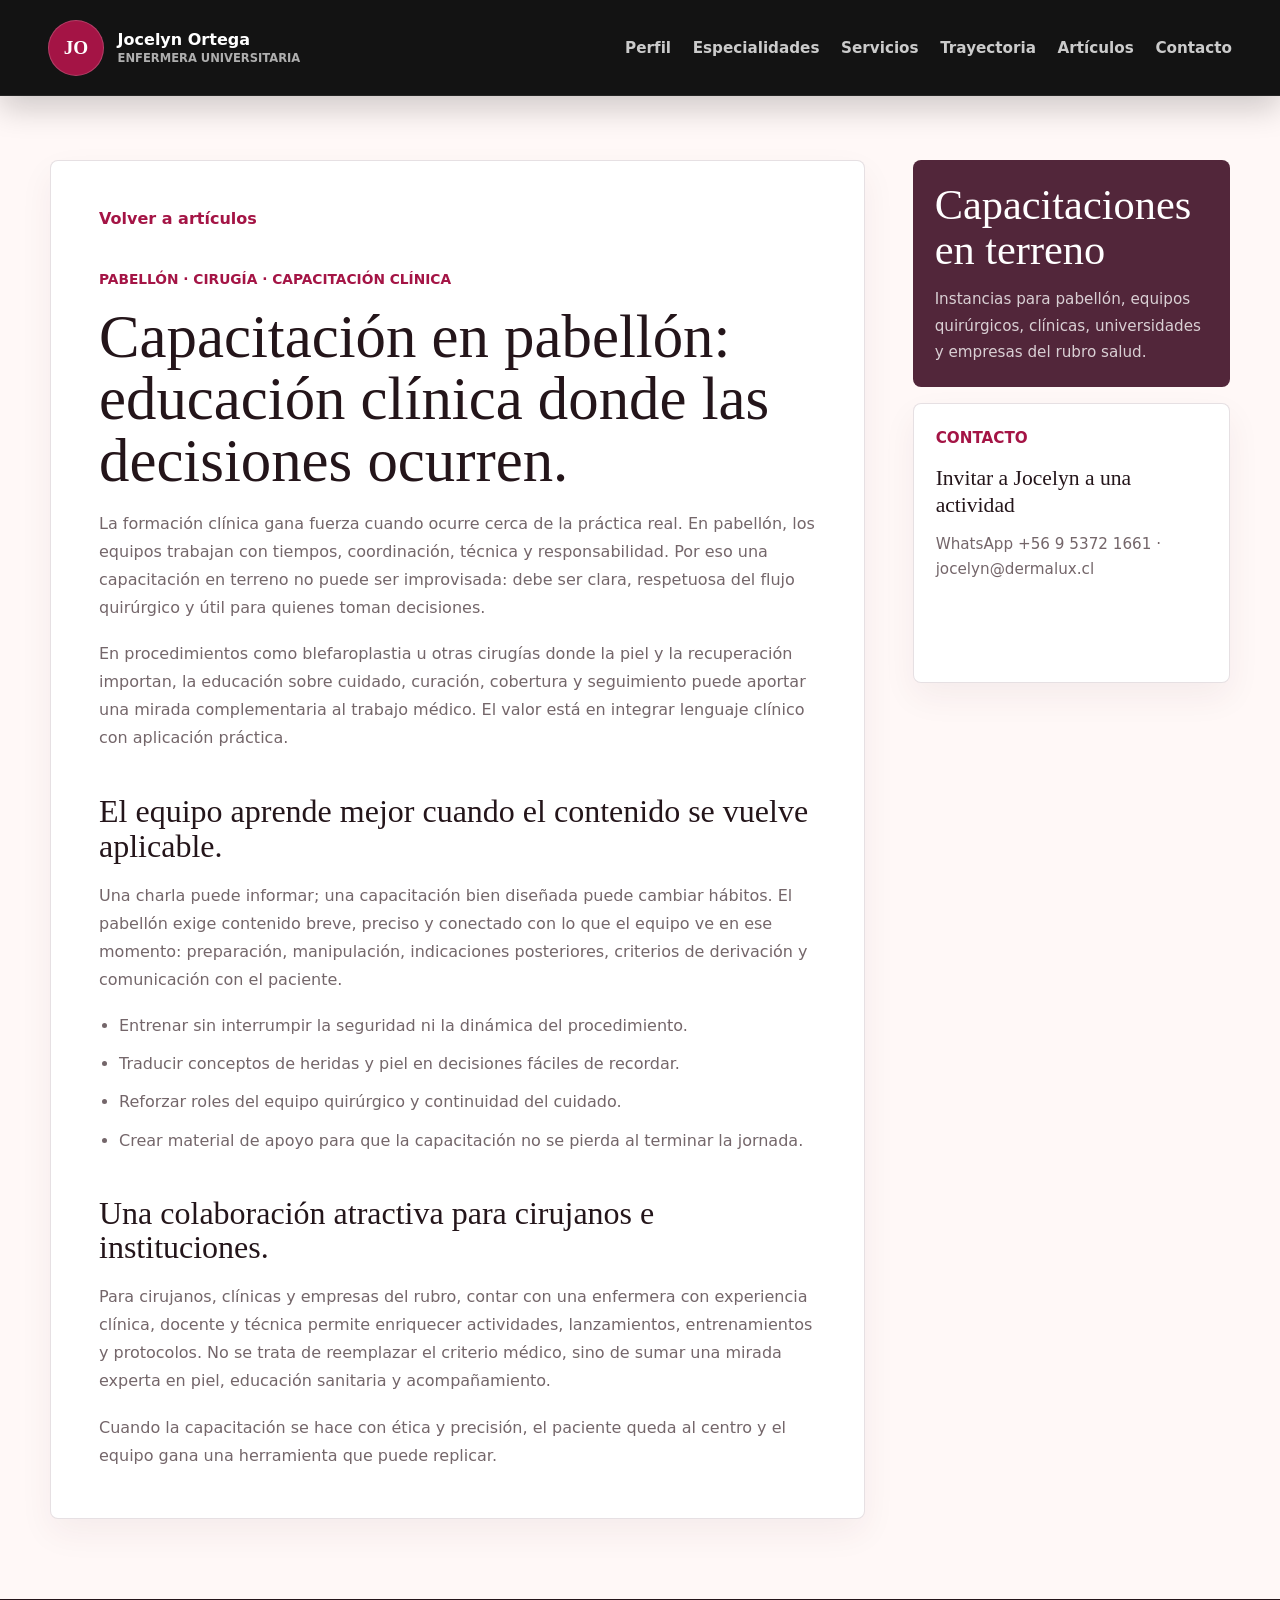
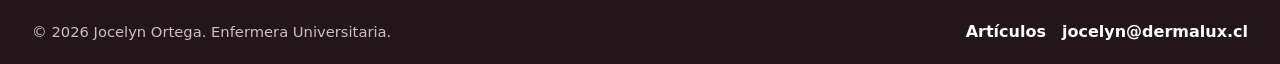
<file: blog/capacitacion-pabellon-equipos-quirurgicos.html>
<!doctype html>
<html lang="es-CL">
  <head>
    <meta charset="utf-8" />
    <meta name="viewport" content="width=device-width, initial-scale=1" />
    <title>Capacitación en Pabellón para Equipos Quirúrgicos | Jocelyn Ortega</title>
    <meta
      name="description"
      content="Capacitación en pabellón para cirujanos y equipos quirúrgicos: educación clínica en terreno, heridas, curación avanzada y seguridad del paciente."
    />
    <meta name="author" content="Jocelyn Ortega" />
    <meta name="robots" content="index, follow, max-image-preview:large" />
    <link rel="canonical" href="https://broskul.github.io/joenfermera/blog/capacitacion-pabellon-equipos-quirurgicos.html" />
    <meta property="og:type" content="article" />
    <meta property="og:title" content="Capacitación en pabellón: educación clínica donde las decisiones ocurren" />
    <meta property="og:description" content="Formación en terreno para equipos quirúrgicos con foco en piel, heridas, técnica y bienestar del paciente." />
    <meta property="og:url" content="https://broskul.github.io/joenfermera/blog/capacitacion-pabellon-equipos-quirurgicos.html" />
    <meta property="og:image" content="https://broskul.github.io/joenfermera/assets/images/pabellon-blefaroplastia.jpg" />
    <meta name="twitter:card" content="summary_large_image" />
    <meta name="theme-color" content="#0a0a0a" />
    <link rel="icon" href="../assets/favicon.svg" type="image/svg+xml" />
    <link rel="stylesheet" href="../styles.css" />
    <script type="application/ld+json">
      {
        "@context": "https://schema.org",
        "@type": "BlogPosting",
        "headline": "Capacitación en pabellón: educación clínica donde las decisiones ocurren",
        "description": "Capacitación en pabellón para cirujanos y equipos quirúrgicos, educación clínica en terreno, heridas y seguridad del paciente.",
        "image": "https://broskul.github.io/joenfermera/assets/images/pabellon-blefaroplastia.jpg",
        "author": { "@type": "Person", "name": "Jocelyn Ortega", "jobTitle": "Enfermera Universitaria" },
        "publisher": { "@type": "Organization", "name": "Jocelyn Ortega Enfermera" },
        "datePublished": "2026-05-04",
        "dateModified": "2026-05-04",
        "mainEntityOfPage": "https://broskul.github.io/joenfermera/blog/capacitacion-pabellon-equipos-quirurgicos.html",
        "inLanguage": "es-CL"
      }
    </script>
  </head>
  <body>
    <svg class="svg-sprite" aria-hidden="true" focusable="false">
      <symbol id="icon-menu" viewBox="0 0 24 24"><path d="M4 6h16" /><path d="M4 12h16" /><path d="M4 18h16" /></symbol>
      <symbol id="icon-x" viewBox="0 0 24 24"><path d="M18 6 6 18" /><path d="m6 6 12 12" /></symbol>
    </svg>
    <a class="skip-link" href="#contenido">Saltar al contenido</a>
    <header class="site-header" data-header>
      <a class="brand" href="../index.html#inicio" aria-label="Inicio Jocelyn Ortega">
        <span class="brand-mark">JO</span>
        <span class="brand-copy"><span>Jocelyn Ortega</span><small>Enfermera Universitaria</small></span>
      </a>
      <button class="nav-toggle" type="button" aria-label="Abrir menú" aria-expanded="false" data-nav-toggle>
        <svg class="icon icon-open"><use href="#icon-menu"></use></svg>
        <svg class="icon icon-close"><use href="#icon-x"></use></svg>
      </button>
      <nav class="site-nav" aria-label="Navegación principal" data-nav>
        <a href="../index.html#perfil">Perfil</a>
        <a href="../index.html#especialidades">Especialidades</a>
        <a href="../index.html#servicios">Servicios</a>
        <a href="../index.html#trayectoria">Trayectoria</a>
        <a href="./">Artículos</a>
        <a href="../index.html#contacto">Contacto</a>
      </nav>
    </header>

    <main class="article-page" id="contenido">
      <div class="article-shell">
        <article class="article-body">
          <a class="back-link" href="./">Volver a artículos</a>
          <p class="article-meta">Pabellón · Cirugía · Capacitación clínica</p>
          <h1>Capacitación en pabellón: educación clínica donde las decisiones ocurren.</h1>
          <p>
            La formación clínica gana fuerza cuando ocurre cerca de la práctica real. En pabellón, los equipos trabajan con tiempos, coordinación, técnica y responsabilidad. Por eso una capacitación en terreno no puede ser improvisada: debe ser clara, respetuosa del flujo quirúrgico y útil para quienes toman decisiones.
          </p>
          <p>
            En procedimientos como blefaroplastia u otras cirugías donde la piel y la recuperación importan, la educación sobre cuidado, curación, cobertura y seguimiento puede aportar una mirada complementaria al trabajo médico. El valor está en integrar lenguaje clínico con aplicación práctica.
          </p>
          <h2>El equipo aprende mejor cuando el contenido se vuelve aplicable.</h2>
          <p>
            Una charla puede informar; una capacitación bien diseñada puede cambiar hábitos. El pabellón exige contenido breve, preciso y conectado con lo que el equipo ve en ese momento: preparación, manipulación, indicaciones posteriores, criterios de derivación y comunicación con el paciente.
          </p>
          <ul>
            <li>Entrenar sin interrumpir la seguridad ni la dinámica del procedimiento.</li>
            <li>Traducir conceptos de heridas y piel en decisiones fáciles de recordar.</li>
            <li>Reforzar roles del equipo quirúrgico y continuidad del cuidado.</li>
            <li>Crear material de apoyo para que la capacitación no se pierda al terminar la jornada.</li>
          </ul>
          <h2>Una colaboración atractiva para cirujanos e instituciones.</h2>
          <p>
            Para cirujanos, clínicas y empresas del rubro, contar con una enfermera con experiencia clínica, docente y técnica permite enriquecer actividades, lanzamientos, entrenamientos y protocolos. No se trata de reemplazar el criterio médico, sino de sumar una mirada experta en piel, educación sanitaria y acompañamiento.
          </p>
          <p>
            Cuando la capacitación se hace con ética y precisión, el paciente queda al centro y el equipo gana una herramienta que puede replicar.
          </p>
        </article>
        <aside class="article-aside" aria-label="Contacto y líneas de trabajo">
          <div class="aside-card">
            <h2>Capacitaciones en terreno</h2>
            <p>Instancias para pabellón, equipos quirúrgicos, clínicas, universidades y empresas del rubro salud.</p>
          </div>
          <div class="article-card">
            <p class="article-tag">Contacto</p>
            <h3><a href="../index.html#contacto">Invitar a Jocelyn a una actividad</a></h3>
            <p>WhatsApp +56 9 5372 1661 · jocelyn@dermalux.cl</p>
          </div>
        </aside>
      </div>
    </main>

    <footer class="site-footer">
      <p>© <span data-year></span> Jocelyn Ortega. Enfermera Universitaria.</p>
      <div class="footer-links"><a href="./">Artículos</a><a href="mailto:jocelyn@dermalux.cl">jocelyn@dermalux.cl</a></div>
    </footer>
    <script src="../script.js"></script>
  </body>
</html>
</file>
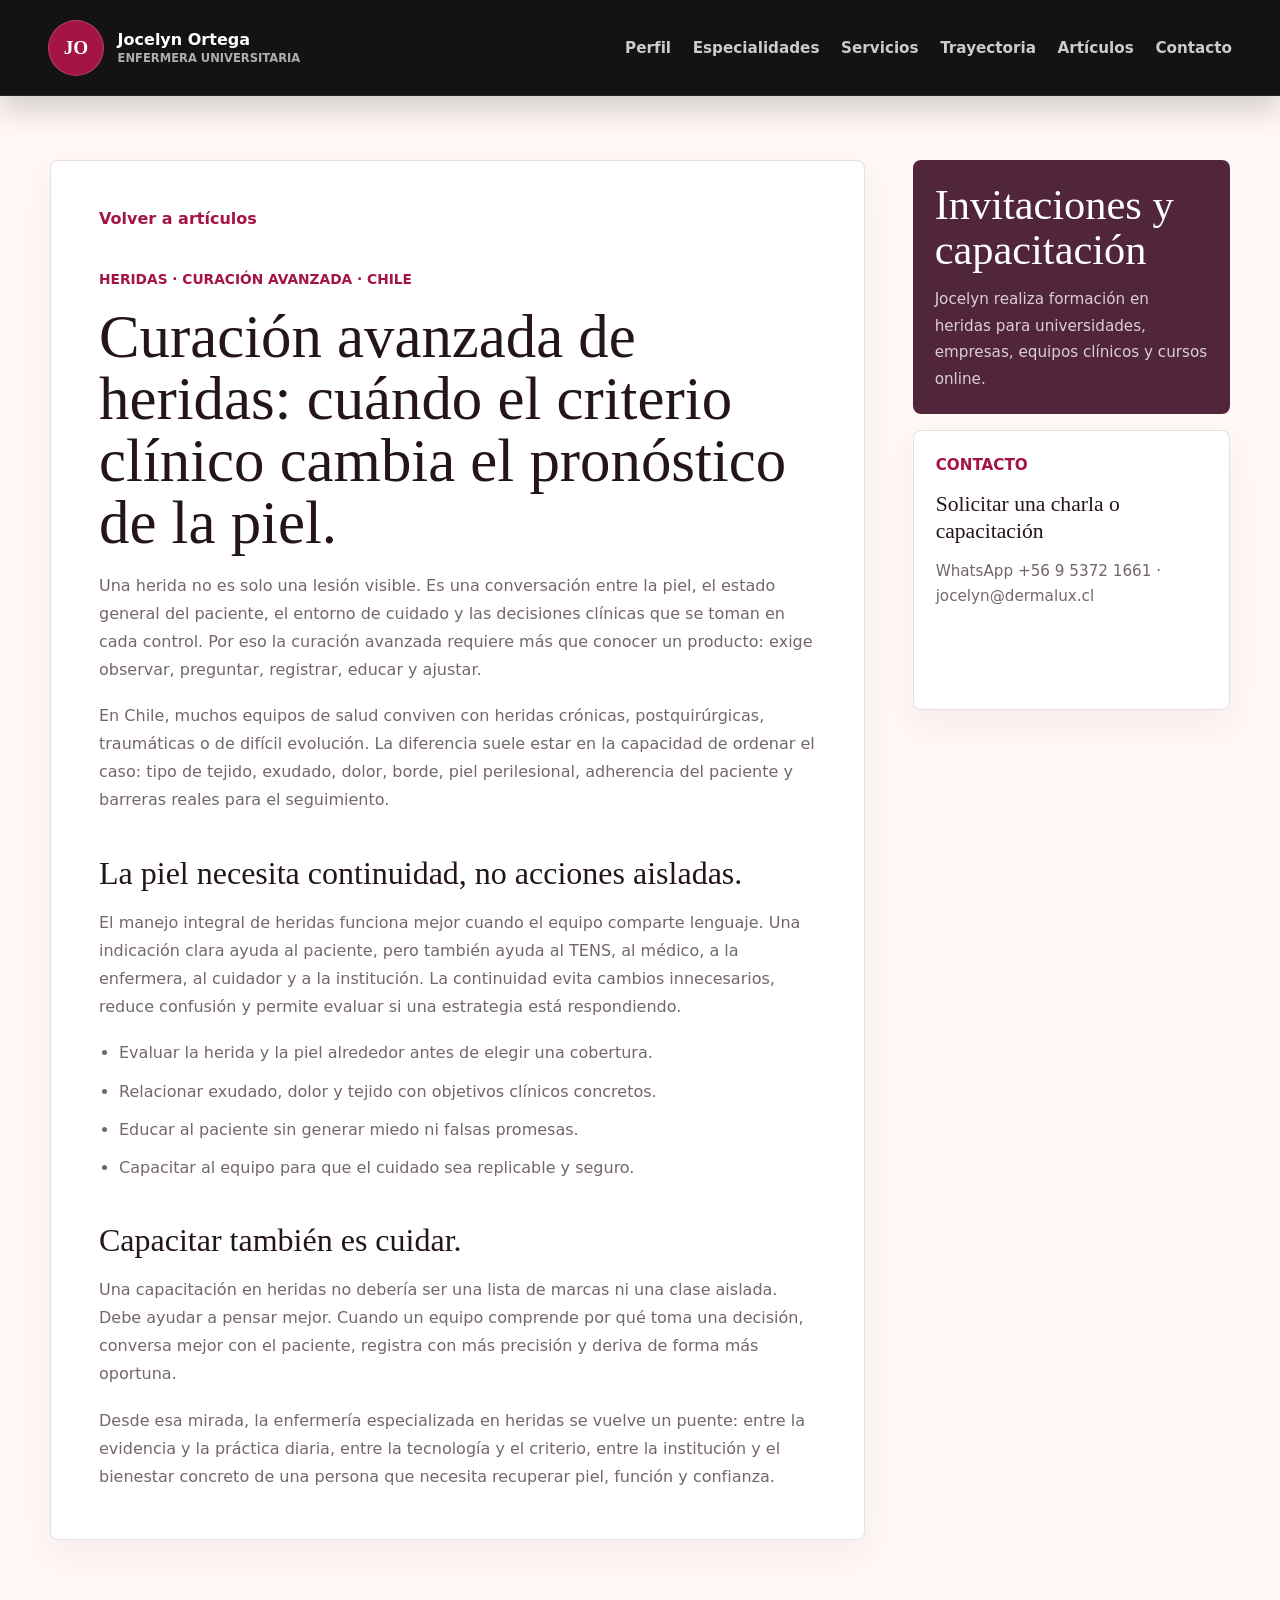
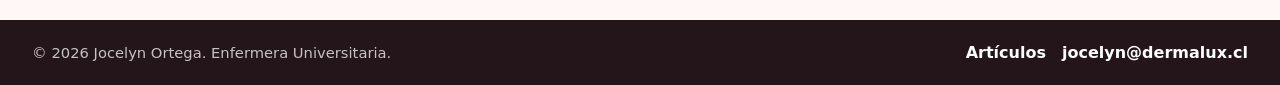
<file: blog/curacion-avanzada-heridas-chile.html>
<!doctype html>
<html lang="es-CL">
  <head>
    <meta charset="utf-8" />
    <meta name="viewport" content="width=device-width, initial-scale=1" />
    <title>Curación Avanzada de Heridas en Chile | Jocelyn Ortega</title>
    <meta
      name="description"
      content="Criterio clínico en curación avanzada de heridas: evaluación de piel, apósitos, continuidad de cuidados y capacitación de equipos de salud en Chile."
    />
    <meta name="author" content="Jocelyn Ortega" />
    <meta name="robots" content="index, follow, max-image-preview:large" />
    <link rel="canonical" href="https://broskul.github.io/joenfermera/blog/curacion-avanzada-heridas-chile.html" />
    <meta property="og:type" content="article" />
    <meta property="og:title" content="Curación avanzada de heridas: cuándo el criterio clínico cambia el pronóstico de la piel" />
    <meta property="og:description" content="Una mirada profesional sobre heridas, piel, apósitos, seguimiento y formación clínica." />
    <meta property="og:url" content="https://broskul.github.io/joenfermera/blog/curacion-avanzada-heridas-chile.html" />
    <meta property="og:image" content="https://broskul.github.io/joenfermera/assets/images/polymem-masterclass.jpg" />
    <meta name="twitter:card" content="summary_large_image" />
    <meta name="theme-color" content="#0a0a0a" />
    <link rel="icon" href="../assets/favicon.svg" type="image/svg+xml" />
    <link rel="stylesheet" href="../styles.css" />
    <script type="application/ld+json">
      {
        "@context": "https://schema.org",
        "@type": "BlogPosting",
        "headline": "Curación avanzada de heridas: cuándo el criterio clínico cambia el pronóstico de la piel",
        "description": "Criterio clínico en curación avanzada de heridas, evaluación de piel, apósitos, continuidad de cuidados y capacitación de equipos de salud.",
        "image": "https://broskul.github.io/joenfermera/assets/images/polymem-masterclass.jpg",
        "author": { "@type": "Person", "name": "Jocelyn Ortega", "jobTitle": "Enfermera Universitaria" },
        "publisher": { "@type": "Organization", "name": "Jocelyn Ortega Enfermera" },
        "datePublished": "2026-05-04",
        "dateModified": "2026-05-04",
        "mainEntityOfPage": "https://broskul.github.io/joenfermera/blog/curacion-avanzada-heridas-chile.html",
        "inLanguage": "es-CL"
      }
    </script>
  </head>
  <body>
    <svg class="svg-sprite" aria-hidden="true" focusable="false">
      <symbol id="icon-menu" viewBox="0 0 24 24"><path d="M4 6h16" /><path d="M4 12h16" /><path d="M4 18h16" /></symbol>
      <symbol id="icon-x" viewBox="0 0 24 24"><path d="M18 6 6 18" /><path d="m6 6 12 12" /></symbol>
    </svg>
    <a class="skip-link" href="#contenido">Saltar al contenido</a>
    <header class="site-header" data-header>
      <a class="brand" href="../index.html#inicio" aria-label="Inicio Jocelyn Ortega">
        <span class="brand-mark">JO</span>
        <span class="brand-copy"><span>Jocelyn Ortega</span><small>Enfermera Universitaria</small></span>
      </a>
      <button class="nav-toggle" type="button" aria-label="Abrir menú" aria-expanded="false" data-nav-toggle>
        <svg class="icon icon-open"><use href="#icon-menu"></use></svg>
        <svg class="icon icon-close"><use href="#icon-x"></use></svg>
      </button>
      <nav class="site-nav" aria-label="Navegación principal" data-nav>
        <a href="../index.html#perfil">Perfil</a>
        <a href="../index.html#especialidades">Especialidades</a>
        <a href="../index.html#servicios">Servicios</a>
        <a href="../index.html#trayectoria">Trayectoria</a>
        <a href="./">Artículos</a>
        <a href="../index.html#contacto">Contacto</a>
      </nav>
    </header>

    <main class="article-page" id="contenido">
      <div class="article-shell">
        <article class="article-body">
          <a class="back-link" href="./">Volver a artículos</a>
          <p class="article-meta">Heridas · Curación avanzada · Chile</p>
          <h1>Curación avanzada de heridas: cuándo el criterio clínico cambia el pronóstico de la piel.</h1>
          <p>
            Una herida no es solo una lesión visible. Es una conversación entre la piel, el estado general del paciente, el entorno de cuidado y las decisiones clínicas que se toman en cada control. Por eso la curación avanzada requiere más que conocer un producto: exige observar, preguntar, registrar, educar y ajustar.
          </p>
          <p>
            En Chile, muchos equipos de salud conviven con heridas crónicas, postquirúrgicas, traumáticas o de difícil evolución. La diferencia suele estar en la capacidad de ordenar el caso: tipo de tejido, exudado, dolor, borde, piel perilesional, adherencia del paciente y barreras reales para el seguimiento.
          </p>
          <h2>La piel necesita continuidad, no acciones aisladas.</h2>
          <p>
            El manejo integral de heridas funciona mejor cuando el equipo comparte lenguaje. Una indicación clara ayuda al paciente, pero también ayuda al TENS, al médico, a la enfermera, al cuidador y a la institución. La continuidad evita cambios innecesarios, reduce confusión y permite evaluar si una estrategia está respondiendo.
          </p>
          <ul>
            <li>Evaluar la herida y la piel alrededor antes de elegir una cobertura.</li>
            <li>Relacionar exudado, dolor y tejido con objetivos clínicos concretos.</li>
            <li>Educar al paciente sin generar miedo ni falsas promesas.</li>
            <li>Capacitar al equipo para que el cuidado sea replicable y seguro.</li>
          </ul>
          <h2>Capacitar también es cuidar.</h2>
          <p>
            Una capacitación en heridas no debería ser una lista de marcas ni una clase aislada. Debe ayudar a pensar mejor. Cuando un equipo comprende por qué toma una decisión, conversa mejor con el paciente, registra con más precisión y deriva de forma más oportuna.
          </p>
          <p>
            Desde esa mirada, la enfermería especializada en heridas se vuelve un puente: entre la evidencia y la práctica diaria, entre la tecnología y el criterio, entre la institución y el bienestar concreto de una persona que necesita recuperar piel, función y confianza.
          </p>
        </article>
        <aside class="article-aside" aria-label="Contacto y líneas de trabajo">
          <div class="aside-card">
            <h2>Invitaciones y capacitación</h2>
            <p>Jocelyn realiza formación en heridas para universidades, empresas, equipos clínicos y cursos online.</p>
          </div>
          <div class="article-card">
            <p class="article-tag">Contacto</p>
            <h3><a href="../index.html#contacto">Solicitar una charla o capacitación</a></h3>
            <p>WhatsApp +56 9 5372 1661 · jocelyn@dermalux.cl</p>
          </div>
        </aside>
      </div>
    </main>

    <footer class="site-footer">
      <p>© <span data-year></span> Jocelyn Ortega. Enfermera Universitaria.</p>
      <div class="footer-links"><a href="./">Artículos</a><a href="mailto:jocelyn@dermalux.cl">jocelyn@dermalux.cl</a></div>
    </footer>
    <script src="../script.js"></script>
  </body>
</html>
</file>
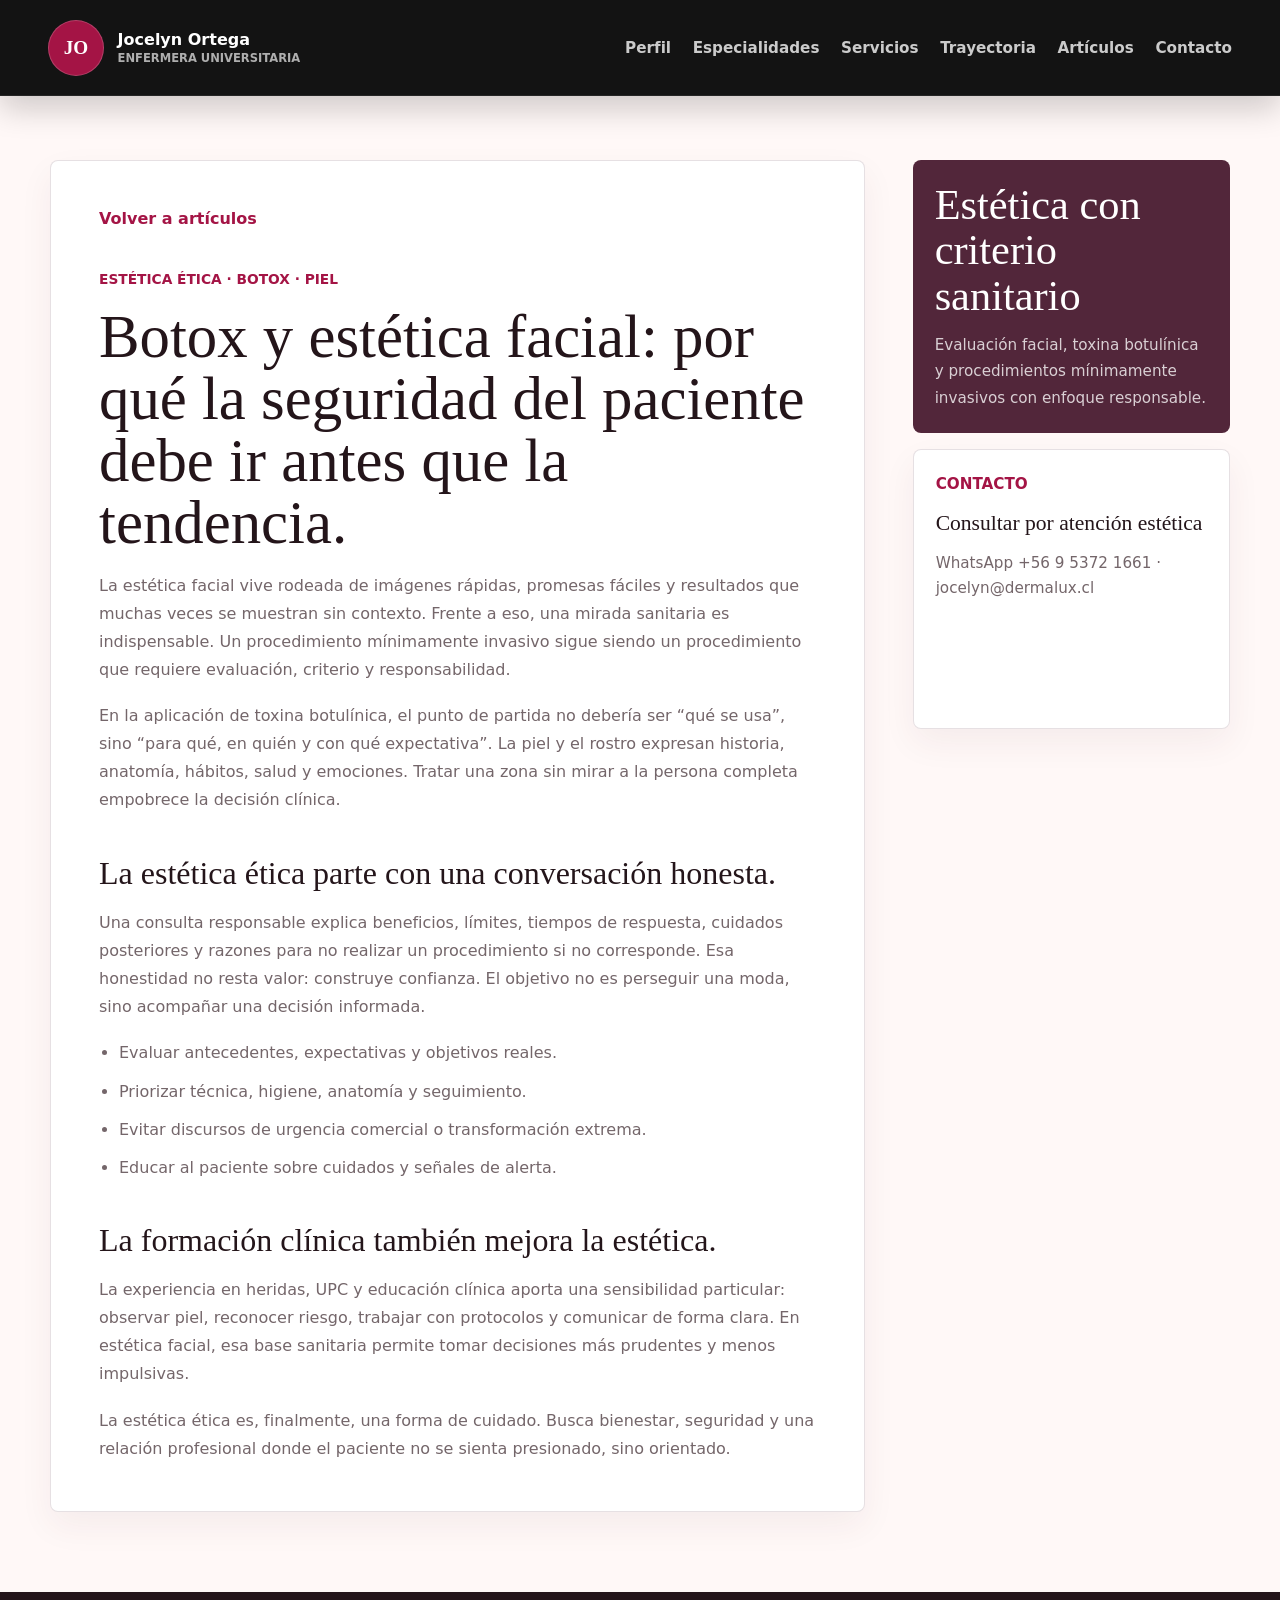
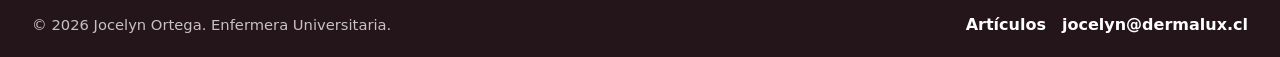
<file: blog/enfermeria-estetica-etica-botox.html>
<!doctype html>
<html lang="es-CL">
  <head>
    <meta charset="utf-8" />
    <meta name="viewport" content="width=device-width, initial-scale=1" />
    <title>Botox y Enfermería Estética Ética | Jocelyn Ortega</title>
    <meta
      name="description"
      content="Enfermería estética ética, Botox y seguridad del paciente: evaluación, técnica, expectativas realistas y bienestar en medicina estética facial."
    />
    <meta name="author" content="Jocelyn Ortega" />
    <meta name="robots" content="index, follow, max-image-preview:large" />
    <link rel="canonical" href="https://broskul.github.io/joenfermera/blog/enfermeria-estetica-etica-botox.html" />
    <meta property="og:type" content="article" />
    <meta property="og:title" content="Botox y estética facial: por qué la seguridad del paciente debe ir antes que la tendencia" />
    <meta property="og:description" content="Una postura ética para la aplicación de toxina botulínica y procedimientos faciales mínimamente invasivos." />
    <meta property="og:url" content="https://broskul.github.io/joenfermera/blog/enfermeria-estetica-etica-botox.html" />
    <meta property="og:image" content="https://broskul.github.io/joenfermera/assets/images/hero-jocelyn.jpg" />
    <meta name="twitter:card" content="summary_large_image" />
    <meta name="theme-color" content="#0a0a0a" />
    <link rel="icon" href="../assets/favicon.svg" type="image/svg+xml" />
    <link rel="stylesheet" href="../styles.css" />
    <script type="application/ld+json">
      {
        "@context": "https://schema.org",
        "@type": "BlogPosting",
        "headline": "Botox y estética facial: por qué la seguridad del paciente debe ir antes que la tendencia",
        "description": "Enfermería estética ética, toxina botulínica, evaluación, técnica, expectativas realistas y bienestar del paciente.",
        "image": "https://broskul.github.io/joenfermera/assets/images/hero-jocelyn.jpg",
        "author": { "@type": "Person", "name": "Jocelyn Ortega", "jobTitle": "Enfermera Universitaria" },
        "publisher": { "@type": "Organization", "name": "Jocelyn Ortega Enfermera" },
        "datePublished": "2026-05-04",
        "dateModified": "2026-05-04",
        "mainEntityOfPage": "https://broskul.github.io/joenfermera/blog/enfermeria-estetica-etica-botox.html",
        "inLanguage": "es-CL"
      }
    </script>
  </head>
  <body>
    <svg class="svg-sprite" aria-hidden="true" focusable="false">
      <symbol id="icon-menu" viewBox="0 0 24 24"><path d="M4 6h16" /><path d="M4 12h16" /><path d="M4 18h16" /></symbol>
      <symbol id="icon-x" viewBox="0 0 24 24"><path d="M18 6 6 18" /><path d="m6 6 12 12" /></symbol>
    </svg>
    <a class="skip-link" href="#contenido">Saltar al contenido</a>
    <header class="site-header" data-header>
      <a class="brand" href="../index.html#inicio" aria-label="Inicio Jocelyn Ortega">
        <span class="brand-mark">JO</span>
        <span class="brand-copy"><span>Jocelyn Ortega</span><small>Enfermera Universitaria</small></span>
      </a>
      <button class="nav-toggle" type="button" aria-label="Abrir menú" aria-expanded="false" data-nav-toggle>
        <svg class="icon icon-open"><use href="#icon-menu"></use></svg>
        <svg class="icon icon-close"><use href="#icon-x"></use></svg>
      </button>
      <nav class="site-nav" aria-label="Navegación principal" data-nav>
        <a href="../index.html#perfil">Perfil</a>
        <a href="../index.html#especialidades">Especialidades</a>
        <a href="../index.html#servicios">Servicios</a>
        <a href="../index.html#trayectoria">Trayectoria</a>
        <a href="./">Artículos</a>
        <a href="../index.html#contacto">Contacto</a>
      </nav>
    </header>

    <main class="article-page" id="contenido">
      <div class="article-shell">
        <article class="article-body">
          <a class="back-link" href="./">Volver a artículos</a>
          <p class="article-meta">Estética ética · Botox · Piel</p>
          <h1>Botox y estética facial: por qué la seguridad del paciente debe ir antes que la tendencia.</h1>
          <p>
            La estética facial vive rodeada de imágenes rápidas, promesas fáciles y resultados que muchas veces se muestran sin contexto. Frente a eso, una mirada sanitaria es indispensable. Un procedimiento mínimamente invasivo sigue siendo un procedimiento que requiere evaluación, criterio y responsabilidad.
          </p>
          <p>
            En la aplicación de toxina botulínica, el punto de partida no debería ser “qué se usa”, sino “para qué, en quién y con qué expectativa”. La piel y el rostro expresan historia, anatomía, hábitos, salud y emociones. Tratar una zona sin mirar a la persona completa empobrece la decisión clínica.
          </p>
          <h2>La estética ética parte con una conversación honesta.</h2>
          <p>
            Una consulta responsable explica beneficios, límites, tiempos de respuesta, cuidados posteriores y razones para no realizar un procedimiento si no corresponde. Esa honestidad no resta valor: construye confianza. El objetivo no es perseguir una moda, sino acompañar una decisión informada.
          </p>
          <ul>
            <li>Evaluar antecedentes, expectativas y objetivos reales.</li>
            <li>Priorizar técnica, higiene, anatomía y seguimiento.</li>
            <li>Evitar discursos de urgencia comercial o transformación extrema.</li>
            <li>Educar al paciente sobre cuidados y señales de alerta.</li>
          </ul>
          <h2>La formación clínica también mejora la estética.</h2>
          <p>
            La experiencia en heridas, UPC y educación clínica aporta una sensibilidad particular: observar piel, reconocer riesgo, trabajar con protocolos y comunicar de forma clara. En estética facial, esa base sanitaria permite tomar decisiones más prudentes y menos impulsivas.
          </p>
          <p>
            La estética ética es, finalmente, una forma de cuidado. Busca bienestar, seguridad y una relación profesional donde el paciente no se sienta presionado, sino orientado.
          </p>
        </article>
        <aside class="article-aside" aria-label="Contacto y líneas de trabajo">
          <div class="aside-card">
            <h2>Estética con criterio sanitario</h2>
            <p>Evaluación facial, toxina botulínica y procedimientos mínimamente invasivos con enfoque responsable.</p>
          </div>
          <div class="article-card">
            <p class="article-tag">Contacto</p>
            <h3><a href="../index.html#contacto">Consultar por atención estética</a></h3>
            <p>WhatsApp +56 9 5372 1661 · jocelyn@dermalux.cl</p>
          </div>
        </aside>
      </div>
    </main>

    <footer class="site-footer">
      <p>© <span data-year></span> Jocelyn Ortega. Enfermera Universitaria.</p>
      <div class="footer-links"><a href="./">Artículos</a><a href="mailto:jocelyn@dermalux.cl">jocelyn@dermalux.cl</a></div>
    </footer>
    <script src="../script.js"></script>
  </body>
</html>
</file>
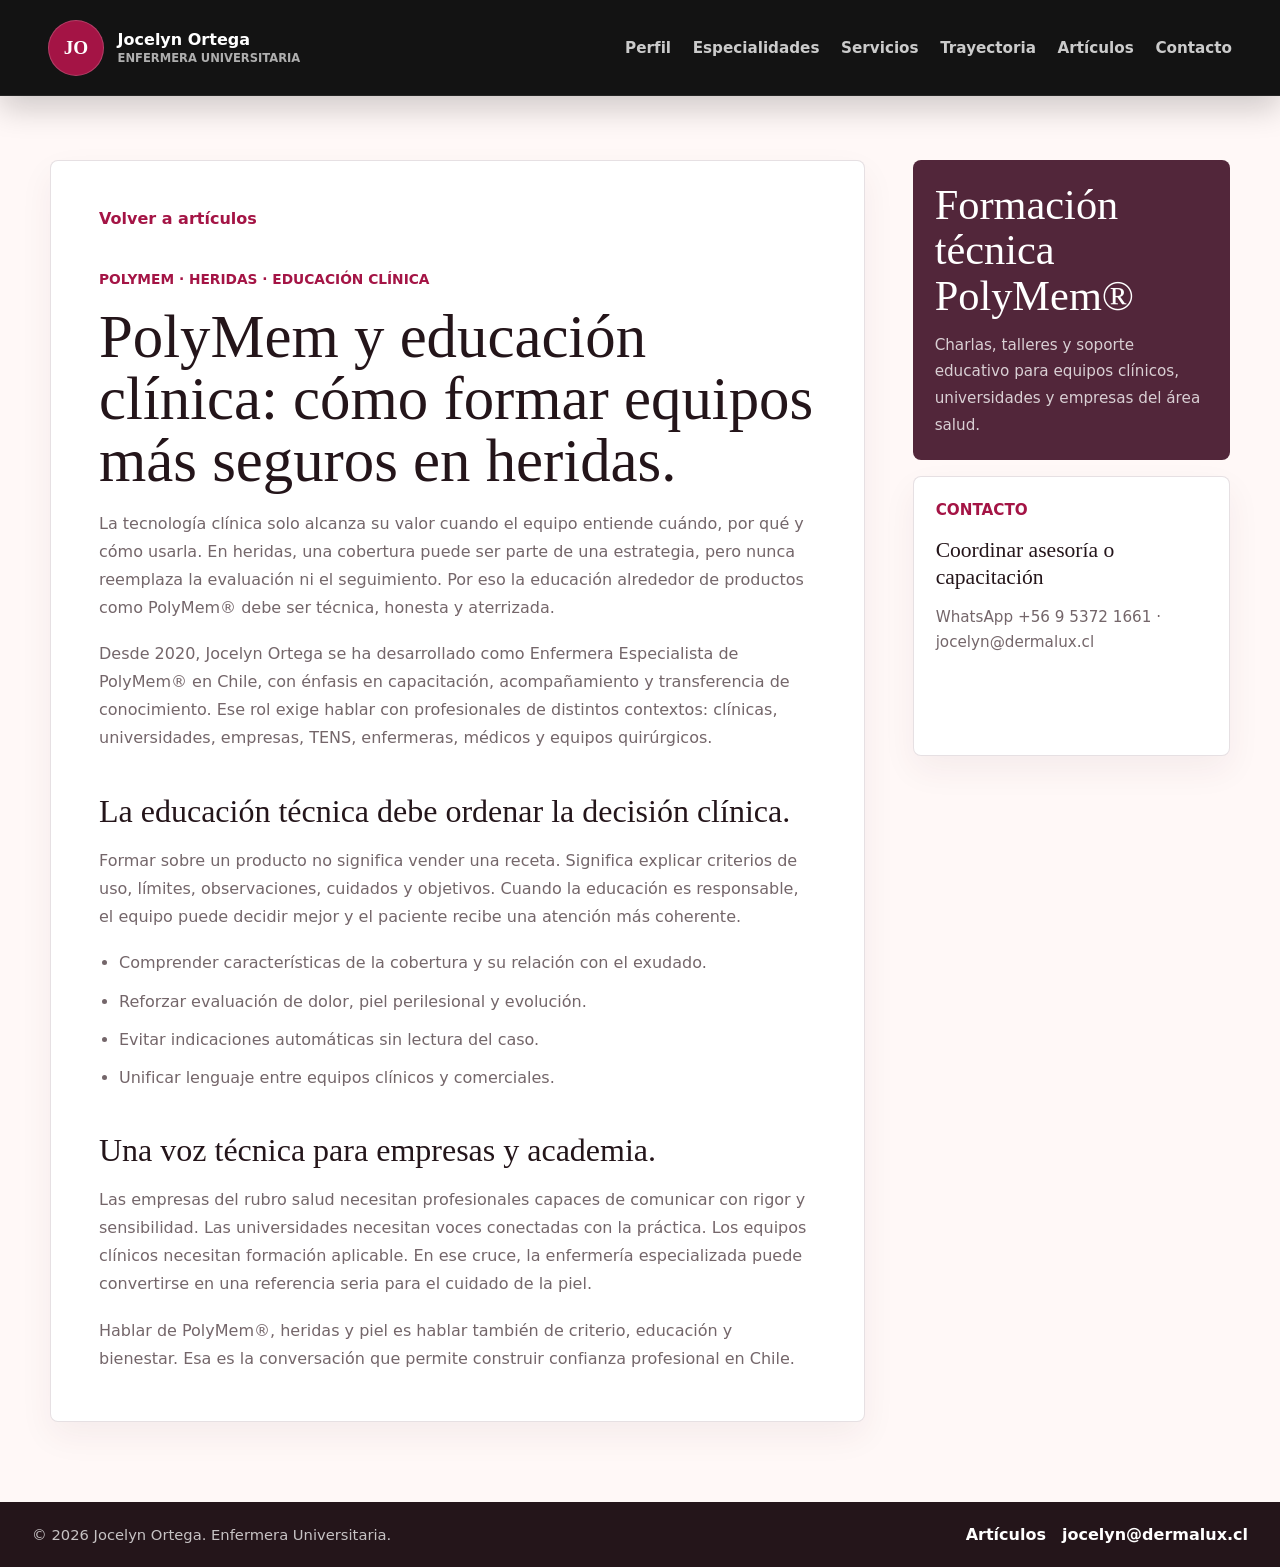
<file: blog/polymem-educacion-clinica-heridas.html>
<!doctype html>
<html lang="es-CL">
  <head>
    <meta charset="utf-8" />
    <meta name="viewport" content="width=device-width, initial-scale=1" />
    <title>PolyMem Chile y Educación Clínica en Heridas | Jocelyn Ortega</title>
    <meta
      name="description"
      content="PolyMem Chile, educación clínica y heridas: formación técnica para equipos de salud, universidades y empresas con foco en piel y bienestar del paciente."
    />
    <meta name="author" content="Jocelyn Ortega" />
    <meta name="robots" content="index, follow, max-image-preview:large" />
    <link rel="canonical" href="https://broskul.github.io/joenfermera/blog/polymem-educacion-clinica-heridas.html" />
    <meta property="og:type" content="article" />
    <meta property="og:title" content="PolyMem y educación clínica: cómo formar equipos más seguros en heridas" />
    <meta property="og:description" content="Transferencia de conocimiento técnico sobre PolyMem, heridas y cuidado de la piel." />
    <meta property="og:url" content="https://broskul.github.io/joenfermera/blog/polymem-educacion-clinica-heridas.html" />
    <meta property="og:image" content="https://broskul.github.io/joenfermera/assets/images/polymem-process.jpg" />
    <meta name="twitter:card" content="summary_large_image" />
    <meta name="theme-color" content="#0a0a0a" />
    <link rel="icon" href="../assets/favicon.svg" type="image/svg+xml" />
    <link rel="stylesheet" href="../styles.css" />
    <script type="application/ld+json">
      {
        "@context": "https://schema.org",
        "@type": "BlogPosting",
        "headline": "PolyMem y educación clínica: cómo formar equipos más seguros en heridas",
        "description": "PolyMem Chile, educación clínica y formación técnica para equipos de salud, universidades y empresas.",
        "image": "https://broskul.github.io/joenfermera/assets/images/polymem-process.jpg",
        "author": { "@type": "Person", "name": "Jocelyn Ortega", "jobTitle": "Enfermera Universitaria" },
        "publisher": { "@type": "Organization", "name": "Jocelyn Ortega Enfermera" },
        "datePublished": "2026-05-04",
        "dateModified": "2026-05-04",
        "mainEntityOfPage": "https://broskul.github.io/joenfermera/blog/polymem-educacion-clinica-heridas.html",
        "inLanguage": "es-CL"
      }
    </script>
  </head>
  <body>
    <svg class="svg-sprite" aria-hidden="true" focusable="false">
      <symbol id="icon-menu" viewBox="0 0 24 24"><path d="M4 6h16" /><path d="M4 12h16" /><path d="M4 18h16" /></symbol>
      <symbol id="icon-x" viewBox="0 0 24 24"><path d="M18 6 6 18" /><path d="m6 6 12 12" /></symbol>
    </svg>
    <a class="skip-link" href="#contenido">Saltar al contenido</a>
    <header class="site-header" data-header>
      <a class="brand" href="../index.html#inicio" aria-label="Inicio Jocelyn Ortega">
        <span class="brand-mark">JO</span>
        <span class="brand-copy"><span>Jocelyn Ortega</span><small>Enfermera Universitaria</small></span>
      </a>
      <button class="nav-toggle" type="button" aria-label="Abrir menú" aria-expanded="false" data-nav-toggle>
        <svg class="icon icon-open"><use href="#icon-menu"></use></svg>
        <svg class="icon icon-close"><use href="#icon-x"></use></svg>
      </button>
      <nav class="site-nav" aria-label="Navegación principal" data-nav>
        <a href="../index.html#perfil">Perfil</a>
        <a href="../index.html#especialidades">Especialidades</a>
        <a href="../index.html#servicios">Servicios</a>
        <a href="../index.html#trayectoria">Trayectoria</a>
        <a href="./">Artículos</a>
        <a href="../index.html#contacto">Contacto</a>
      </nav>
    </header>

    <main class="article-page" id="contenido">
      <div class="article-shell">
        <article class="article-body">
          <a class="back-link" href="./">Volver a artículos</a>
          <p class="article-meta">PolyMem · Heridas · Educación clínica</p>
          <h1>PolyMem y educación clínica: cómo formar equipos más seguros en heridas.</h1>
          <p>
            La tecnología clínica solo alcanza su valor cuando el equipo entiende cuándo, por qué y cómo usarla. En heridas, una cobertura puede ser parte de una estrategia, pero nunca reemplaza la evaluación ni el seguimiento. Por eso la educación alrededor de productos como PolyMem® debe ser técnica, honesta y aterrizada.
          </p>
          <p>
            Desde 2020, Jocelyn Ortega se ha desarrollado como Enfermera Especialista de PolyMem® en Chile, con énfasis en capacitación, acompañamiento y transferencia de conocimiento. Ese rol exige hablar con profesionales de distintos contextos: clínicas, universidades, empresas, TENS, enfermeras, médicos y equipos quirúrgicos.
          </p>
          <h2>La educación técnica debe ordenar la decisión clínica.</h2>
          <p>
            Formar sobre un producto no significa vender una receta. Significa explicar criterios de uso, límites, observaciones, cuidados y objetivos. Cuando la educación es responsable, el equipo puede decidir mejor y el paciente recibe una atención más coherente.
          </p>
          <ul>
            <li>Comprender características de la cobertura y su relación con el exudado.</li>
            <li>Reforzar evaluación de dolor, piel perilesional y evolución.</li>
            <li>Evitar indicaciones automáticas sin lectura del caso.</li>
            <li>Unificar lenguaje entre equipos clínicos y comerciales.</li>
          </ul>
          <h2>Una voz técnica para empresas y academia.</h2>
          <p>
            Las empresas del rubro salud necesitan profesionales capaces de comunicar con rigor y sensibilidad. Las universidades necesitan voces conectadas con la práctica. Los equipos clínicos necesitan formación aplicable. En ese cruce, la enfermería especializada puede convertirse en una referencia seria para el cuidado de la piel.
          </p>
          <p>
            Hablar de PolyMem®, heridas y piel es hablar también de criterio, educación y bienestar. Esa es la conversación que permite construir confianza profesional en Chile.
          </p>
        </article>
        <aside class="article-aside" aria-label="Contacto y líneas de trabajo">
          <div class="aside-card">
            <h2>Formación técnica PolyMem®</h2>
            <p>Charlas, talleres y soporte educativo para equipos clínicos, universidades y empresas del área salud.</p>
          </div>
          <div class="article-card">
            <p class="article-tag">Contacto</p>
            <h3><a href="../index.html#contacto">Coordinar asesoría o capacitación</a></h3>
            <p>WhatsApp +56 9 5372 1661 · jocelyn@dermalux.cl</p>
          </div>
        </aside>
      </div>
    </main>

    <footer class="site-footer">
      <p>© <span data-year></span> Jocelyn Ortega. Enfermera Universitaria.</p>
      <div class="footer-links"><a href="./">Artículos</a><a href="mailto:jocelyn@dermalux.cl">jocelyn@dermalux.cl</a></div>
    </footer>
    <script src="../script.js"></script>
  </body>
</html>
</file>
<file: styles.css>
:root {
  --ink: #24151a;
  --ink-soft: #453238;
  --muted: #74666a;
  --paper: #fff8f7;
  --surface: #ffffff;
  --soft: #f8edf0;
  --blush: #f3dce2;
  --plum: #52263a;
  --rose: #a41445;
  --rose-deep: #74132f;
  --teal: #4b7e78;
  --gold: #c49a5a;
  --line: rgba(82, 38, 58, 0.14);
  --shadow: 0 22px 60px rgba(82, 38, 58, 0.12);
  --max: 1180px;
  color-scheme: light;
}

* {
  box-sizing: border-box;
}

html {
  scroll-behavior: smooth;
}

[id] {
  scroll-margin-top: 110px;
}

body {
  margin: 0;
  font-family: Inter, ui-sans-serif, system-ui, -apple-system, BlinkMacSystemFont, "Segoe UI", sans-serif;
  color: var(--ink);
  background: var(--paper);
  letter-spacing: 0;
  overflow-x: hidden;
}

body.nav-open {
  overflow: hidden;
}

img {
  display: block;
  max-width: 100%;
}

a {
  color: inherit;
}

p {
  color: var(--muted);
  font-size: 1rem;
  line-height: 1.75;
  margin: 0;
  overflow-wrap: break-word;
}

h1,
h2,
h3,
h4 {
  color: var(--ink);
  font-family: Georgia, "Times New Roman", serif;
  font-weight: 500;
  letter-spacing: 0;
  margin: 0;
  overflow-wrap: break-word;
}

h1 {
  color: #ffffff;
  font-size: 5.7rem;
  line-height: 0.96;
}

.hero h1 {
  color: #fff;
  font-family: "Snell Roundhand", "Brush Script MT", "Segoe Script", cursive;
  font-style: normal;
  font-weight: 400;
  line-height: 1;
  text-transform: none;
}

h2 {
  font-size: 2.65rem;
  line-height: 1.08;
}

h3 {
  font-size: 1.35rem;
  line-height: 1.25;
}

h4 {
  font-size: 1.08rem;
  line-height: 1.25;
}

ul {
  list-style: none;
  margin: 0;
  padding: 0;
}

.svg-sprite {
  display: none;
}

.icon {
  width: 1.1rem;
  height: 1.1rem;
  stroke: currentColor;
  stroke-width: 1.8;
  stroke-linecap: round;
  stroke-linejoin: round;
  fill: none;
  flex: 0 0 auto;
}

.skip-link {
  background: var(--ink);
  color: #fff;
  left: 1rem;
  padding: 0.75rem 1rem;
  position: fixed;
  top: 1rem;
  transform: translateY(-140%);
  transition: transform 180ms ease;
  z-index: 30;
}

.skip-link:focus {
  transform: translateY(0);
}

.site-header {
  align-items: center;
  background: rgba(10, 10, 10, 0.96);
  border-bottom: 1px solid rgba(255, 255, 255, 0.08);
  box-shadow: 0 12px 30px rgba(10, 10, 10, 0.2);
  display: flex;
  gap: 1.4rem;
  justify-content: space-between;
  left: 0;
  min-height: 96px;
  padding: 0 3rem;
  position: fixed;
  right: 0;
  top: 0;
  z-index: 20;
}

.brand {
  align-items: center;
  color: #fff;
  display: inline-flex;
  font-weight: 700;
  gap: 0.85rem;
  text-decoration: none;
}

.brand-mark {
  align-items: center;
  background: var(--rose);
  border: 1px solid rgba(255, 255, 255, 0.18);
  border-radius: 50%;
  color: #fff;
  display: inline-flex;
  font-family: Georgia, "Times New Roman", serif;
  font-size: 1.2rem;
  height: 56px;
  justify-content: center;
  width: 56px;
}

.brand-copy {
  display: grid;
  gap: 0.1rem;
}

.brand-copy small {
  color: rgba(255, 255, 255, 0.66);
  font-size: 0.72rem;
  font-weight: 600;
  text-transform: uppercase;
}

.site-nav {
  align-items: center;
  display: flex;
  gap: 1.35rem;
}

.site-nav a {
  color: rgba(255, 255, 255, 0.78);
  font-size: 0.95rem;
  font-weight: 650;
  text-decoration: none;
}

.site-nav a:hover,
.site-nav a:focus-visible {
  color: var(--rose);
}

.nav-toggle {
  align-items: center;
  background: var(--rose);
  border: 0;
  border-radius: 50%;
  color: #fff;
  cursor: pointer;
  display: none;
  height: 42px;
  justify-content: center;
  width: 42px;
}

.nav-toggle .icon-close {
  display: none;
}

.nav-open .nav-toggle .icon-open {
  display: none;
}

.nav-open .nav-toggle .icon-close {
  display: block;
}

.hero {
  align-items: center;
  display: flex;
  min-height: 86svh;
  overflow: hidden;
  padding: 11rem 3rem 5.25rem;
  position: relative;
}

.hero-image,
.hero-shade {
  bottom: 0;
  left: 0;
  position: absolute;
  right: 0;
  top: 96px;
}

.hero-image {
  height: calc(100% - 96px);
  object-fit: cover;
  object-position: right center;
  width: 100%;
  z-index: -2;
}

.hero-shade {
  background:
    linear-gradient(90deg, rgba(14, 12, 13, 0.9) 0%, rgba(48, 20, 33, 0.74) 34%, rgba(95, 36, 58, 0.28) 58%, rgba(255, 248, 247, 0.02) 100%),
    radial-gradient(circle at 21% 42%, rgba(164, 20, 69, 0.22), rgba(164, 20, 69, 0) 31%),
    linear-gradient(0deg, rgba(10, 10, 10, 0.14), rgba(10, 10, 10, 0.04));
  z-index: -1;
}

.hero-content {
  max-width: var(--max);
  width: 100%;
  margin: 0 auto;
}

.eyebrow,
.section-kicker {
  color: var(--rose);
  font-size: 0.86rem;
  font-weight: 800;
  margin: 0 0 1rem;
  text-transform: uppercase;
}

.hero .eyebrow {
  color: #ffdce7;
  font-family: Georgia, "Times New Roman", serif;
  font-size: 1.02rem;
  font-style: italic;
  font-weight: 500;
  text-transform: none;
}

.hero-lead {
  color: rgba(255, 246, 248, 0.9);
  font-size: 1.14rem;
  font-style: normal;
  font-weight: 450;
  line-height: 1.7;
  max-width: 560px;
  margin-top: 1.4rem;
  text-transform: none;
}

.hero-actions,
.contact-actions {
  display: flex;
  flex-wrap: wrap;
  gap: 0.85rem;
  margin-top: 2rem;
}

.contact-actions-stacked {
  max-width: 620px;
}

.button {
  align-items: center;
  border: 1px solid transparent;
  border-radius: 999px;
  display: inline-flex;
  font-weight: 760;
  gap: 0.55rem;
  min-height: 48px;
  padding: 0 1.05rem;
  text-decoration: none;
}

.button-primary {
  background: var(--rose);
  box-shadow: 0 12px 28px rgba(164, 20, 69, 0.24);
  color: #fff;
}

.button-primary:hover,
.button-primary:focus-visible {
  background: var(--rose-deep);
}

.button-secondary {
  background: rgba(255, 255, 255, 0.9);
  border-color: rgba(255, 255, 255, 0.58);
  color: var(--plum);
}

.button-secondary:hover,
.button-secondary:focus-visible {
  background: #fff;
}

.button-secondary.on-dark {
  background: transparent;
  border-color: rgba(255, 255, 255, 0.32);
  color: #fff;
}

.button-secondary.on-dark:hover,
.button-secondary.on-dark:focus-visible {
  background: rgba(255, 255, 255, 0.1);
}

.hero-facts {
  border-top: 1px solid rgba(255, 226, 233, 0.35);
  display: grid;
  gap: 1rem;
  grid-template-columns: repeat(3, minmax(0, 1fr));
  margin: 3rem 0 0;
  max-width: 760px;
  padding-top: 1.35rem;
}

.hero-facts div {
  min-width: 0;
}

.hero-facts dt {
  color: #ffffff;
  font-family: Georgia, "Times New Roman", serif;
  font-size: 1.65rem;
  line-height: 1;
}

.hero-facts dd {
  color: rgba(255, 242, 245, 0.78);
  font-size: 0.92rem;
  line-height: 1.45;
  margin: 0.45rem 0 0;
}

.section {
  padding: 6rem 2rem;
}

.section-inner {
  margin: 0 auto;
  max-width: var(--max);
  width: 100%;
}

.intro-section {
  background: var(--surface);
}

.intro-grid {
  align-items: start;
  display: grid;
  gap: 4rem;
  grid-template-columns: 0.9fr 1.1fr;
}

.intro-copy {
  display: grid;
  gap: 1.2rem;
}

.intro-grid > *,
.services-layout > *,
.education-columns > * {
  min-width: 0;
}

.section-heading {
  max-width: 760px;
}

.section-heading > p:last-child {
  margin-top: 1rem;
}

.care-lines-section {
  background: var(--soft);
}

.care-line-grid {
  display: grid;
  gap: 1.2rem;
  grid-template-columns: repeat(2, minmax(0, 1fr));
  margin-top: 3rem;
}

.care-line-card {
  background: var(--surface);
  border: 1px solid var(--line);
  border-radius: 8px;
  box-shadow: var(--shadow);
  display: grid;
  grid-template-columns: minmax(220px, 0.42fr) minmax(0, 0.58fr);
  overflow: hidden;
}

.care-line-card img {
  height: 100%;
  object-fit: cover;
  width: 100%;
}

.care-line-content {
  align-content: center;
  display: grid;
  gap: 1rem;
  padding: 2rem;
}

.mini-list {
  display: grid;
  gap: 0.65rem;
  margin-top: 0.25rem;
}

.mini-list li {
  color: var(--muted);
  line-height: 1.55;
  padding-left: 1.2rem;
  position: relative;
}

.mini-list li::before {
  background: var(--rose);
  border-radius: 50%;
  content: "";
  height: 0.36rem;
  left: 0;
  position: absolute;
  top: 0.68rem;
  width: 0.36rem;
}

.card-actions {
  align-items: center;
  display: flex;
  flex-wrap: wrap;
  gap: 0.9rem;
  margin-top: 0.35rem;
}

.audience-section {
  background: var(--paper);
}

.audience-grid {
  display: grid;
  gap: 1rem;
  grid-template-columns: repeat(4, minmax(0, 1fr));
  margin-top: 3rem;
}

.audience-card,
.article-card,
.faq-item {
  background: var(--surface);
  border: 1px solid var(--line);
  border-radius: 8px;
  box-shadow: 0 14px 34px rgba(82, 38, 58, 0.06);
  display: grid;
  gap: 0.85rem;
  padding: 1.35rem;
}

.audience-card span {
  color: var(--rose);
  font-family: Georgia, "Times New Roman", serif;
  font-size: 1.45rem;
}

.audience-card p,
.article-card p,
.faq-item p {
  font-size: 0.95rem;
  line-height: 1.65;
}

.specialty-section {
  background: var(--soft);
}

.specialty-grid {
  display: grid;
  gap: 1.1rem;
  grid-template-columns: repeat(4, minmax(0, 1fr));
  margin-top: 3rem;
}

.specialty-card {
  background: var(--surface);
  border: 1px solid var(--line);
  border-radius: 8px;
  box-shadow: var(--shadow);
  display: grid;
  overflow: hidden;
}

.specialty-card img {
  aspect-ratio: 4 / 3;
  height: auto;
  object-fit: cover;
  width: 100%;
}

.specialty-card div {
  display: grid;
  gap: 0.7rem;
  padding: 1.25rem;
}

.specialty-card p {
  font-size: 0.94rem;
  line-height: 1.62;
}

.services-section {
  background: var(--paper);
}

.services-layout {
  align-items: start;
  display: grid;
  gap: 4rem;
  grid-template-columns: 0.85fr 1.15fr;
}

.sticky-heading {
  position: sticky;
  top: 105px;
}

.service-list {
  border-top: 1px solid var(--line);
  display: grid;
}

.service-columns {
  display: grid;
  gap: 1rem;
  grid-template-columns: repeat(2, minmax(0, 1fr));
}

.service-column {
  background: var(--surface);
  border: 1px solid var(--line);
  border-radius: 8px;
  box-shadow: 0 14px 34px rgba(82, 38, 58, 0.06);
  display: grid;
  gap: 1.2rem;
  padding: 1.4rem;
}

.service-column-soft {
  background: #fffbfd;
}

.service-label {
  color: var(--rose);
  font-size: 0.78rem;
  font-weight: 820;
  line-height: 1.2;
  text-transform: uppercase;
}

.service-item {
  border-bottom: 1px solid var(--line);
  display: grid;
  gap: 0.65rem;
  grid-template-columns: 72px 1fr;
  padding: 1.55rem 0;
}

.service-item h3,
.service-item h4,
.service-item p {
  grid-column: 2;
}

.service-number {
  color: var(--gold);
  font-family: Georgia, "Times New Roman", serif;
  font-size: 1.3rem;
  grid-row: 1 / span 2;
}

.feature-band {
  background: var(--plum);
  color: #fff;
  display: grid;
  grid-template-columns: minmax(0, 1.05fr) minmax(340px, 0.95fr);
}

.feature-media img {
  aspect-ratio: 5 / 4;
  height: 100%;
  object-fit: cover;
  object-position: center;
  width: 100%;
}

.feature-content {
  align-self: center;
  padding: 4rem;
}

.feature-content h2,
.contact-content h2 {
  color: #fff;
}

.feature-content p {
  color: rgba(255, 255, 255, 0.76);
  margin-top: 1.3rem;
}

.text-link {
  align-items: center;
  color: #fff;
  display: inline-flex;
  font-weight: 780;
  gap: 0.5rem;
  margin-top: 1.8rem;
  text-decoration: none;
}

.text-link:hover,
.text-link:focus-visible {
  color: #f8dfe6;
}

.timeline-section {
  background: var(--surface);
}

.timeline {
  display: grid;
  gap: 0;
  margin-top: 3rem;
}

.timeline-item {
  border-top: 1px solid var(--line);
  display: grid;
  gap: 1.5rem;
  grid-template-columns: 160px 1fr 1.4fr;
  padding: 1.55rem 0;
}

.timeline-item:last-child {
  border-bottom: 1px solid var(--line);
}

.timeline-item span {
  color: var(--rose);
  font-weight: 800;
}

.timeline-item p {
  line-height: 1.55;
}

.education-section {
  background: var(--paper);
}

.education-layout {
  display: grid;
  gap: 3rem;
}

.education-columns {
  display: grid;
  gap: 2rem;
  grid-template-columns: repeat(2, minmax(0, 1fr));
}

.education-columns > div {
  background: var(--surface);
  border: 1px solid var(--line);
  border-radius: 8px;
  box-shadow: 0 14px 34px rgba(82, 38, 58, 0.06);
  padding: 1.6rem;
}

.check-list {
  display: grid;
  gap: 1rem;
  margin-top: 1.3rem;
}

.check-list li {
  align-items: start;
  color: var(--muted);
  display: grid;
  gap: 0.65rem;
  grid-template-columns: 22px 1fr;
  line-height: 1.55;
}

.check-list .icon {
  color: var(--teal);
  margin-top: 0.2rem;
}

.gallery-section {
  background: var(--soft);
}

.gallery-grid {
  display: grid;
  gap: 1rem;
  grid-template-columns: repeat(4, minmax(0, 1fr));
  margin-top: 3rem;
}

.gallery-grid figure {
  background: var(--surface);
  border: 1px solid var(--line);
  border-radius: 8px;
  box-shadow: 0 12px 28px rgba(82, 38, 58, 0.07);
  margin: 0;
  overflow: hidden;
}

.gallery-grid img {
  aspect-ratio: 1 / 1;
  object-fit: cover;
  width: 100%;
}

.gallery-grid figcaption {
  color: var(--ink-soft);
  font-size: 0.92rem;
  font-weight: 720;
  padding: 0.8rem 0.9rem;
}

.faq-section {
  background: var(--surface);
}

.faq-grid {
  display: grid;
  gap: 1rem;
  grid-template-columns: repeat(2, minmax(0, 1fr));
  margin-top: 3rem;
}

.blog-preview-section {
  background: var(--paper);
}

.article-grid {
  display: grid;
  gap: 1rem;
  grid-template-columns: repeat(4, minmax(0, 1fr));
  margin-top: 3rem;
}

.article-card {
  align-content: start;
  min-height: 280px;
}

.article-card a {
  color: inherit;
  text-decoration: none;
}

.article-card a:hover,
.article-card a:focus-visible {
  color: var(--rose);
}

.article-tag {
  color: var(--rose);
  font-size: 0.78rem;
  font-weight: 820;
  line-height: 1.2;
  text-transform: uppercase;
}

.text-link-dark {
  color: var(--rose);
}

.text-link-dark:hover,
.text-link-dark:focus-visible {
  color: var(--rose-deep);
}

.blog-hero {
  background:
    linear-gradient(90deg, rgba(42, 18, 30, 0.9), rgba(82, 38, 58, 0.72)),
    url("assets/images/pabellon-blefaroplastia.jpg") center / cover;
  color: #fff;
  padding: 10.5rem 2rem 5rem;
}

.blog-hero .section-inner {
  display: grid;
  gap: 1.5rem;
  max-width: 900px;
}

.blog-hero h1,
.blog-hero p {
  color: #fff;
}

.blog-hero h1 {
  font-size: clamp(2.4rem, 5vw, 4.8rem);
}

.breadcrumbs {
  color: rgba(255, 255, 255, 0.76);
  display: flex;
  flex-wrap: wrap;
  font-size: 0.9rem;
  gap: 0.45rem;
}

.breadcrumbs a {
  color: #fff;
  text-decoration: none;
}

.blog-layout {
  background: var(--paper);
  padding: 5rem 2rem;
}

.article-page {
  background: var(--paper);
  padding: 10rem 2rem 5rem;
}

.article-shell {
  display: grid;
  gap: 3rem;
  grid-template-columns: minmax(0, 0.72fr) minmax(280px, 0.28fr);
  margin: 0 auto;
  max-width: var(--max);
  width: 100%;
}

.article-shell > * {
  min-width: 0;
}

.article-body {
  background: var(--surface);
  border: 1px solid var(--line);
  border-radius: 8px;
  box-shadow: 0 14px 34px rgba(82, 38, 58, 0.06);
  overflow: hidden;
  padding: 3rem;
}

.article-body h1 {
  color: var(--ink);
  font-size: clamp(2.1rem, 5vw, 3.8rem);
  line-height: 1.02;
}

.article-body h2 {
  font-size: 2rem;
  margin-top: 2.6rem;
}

.article-body p {
  margin-top: 1.15rem;
}

.article-body ul {
  display: grid;
  gap: 0.75rem;
  list-style: disc;
  margin: 1.2rem 0 0 1.25rem;
  padding: 0;
}

.article-body li {
  color: var(--muted);
  line-height: 1.65;
}

.article-meta {
  color: var(--rose);
  font-size: 0.86rem;
  font-weight: 820;
  line-height: 1.4;
  margin-bottom: 1rem;
  text-transform: uppercase;
}

.article-aside {
  align-self: start;
  display: grid;
  gap: 1rem;
  position: sticky;
  top: 120px;
}

.aside-card {
  background: var(--plum);
  border-radius: 8px;
  color: #fff;
  padding: 1.35rem;
}

.aside-card h2,
.aside-card h3,
.aside-card p {
  color: #fff;
}

.aside-card p {
  color: rgba(255, 255, 255, 0.78);
  font-size: 0.95rem;
  margin-top: 0.8rem;
}

.back-link {
  color: var(--rose);
  display: inline-flex;
  font-weight: 780;
  margin-bottom: 1.5rem;
  text-decoration: none;
}

.contact-section {
  background: var(--plum);
  display: grid;
  grid-template-columns: minmax(320px, 0.9fr) minmax(0, 1.1fr);
  min-height: 560px;
}

.contact-media img {
  height: 100%;
  object-fit: cover;
  object-position: center;
  width: 100%;
}

.contact-content {
  align-self: center;
  padding: 4rem;
}

.contact-content p {
  color: rgba(255, 255, 255, 0.78);
  margin-top: 1.2rem;
  max-width: 650px;
}

.site-footer {
  align-items: center;
  background: var(--ink);
  color: rgba(255, 255, 255, 0.74);
  display: flex;
  gap: 1rem;
  justify-content: space-between;
  padding: 1.25rem 2rem;
}

.site-footer p {
  color: inherit;
  font-size: 0.92rem;
}

.site-footer a {
  color: #fff;
  font-weight: 720;
  text-decoration: none;
}

.footer-links {
  display: flex;
  flex-wrap: wrap;
  gap: 1rem;
}

@media (max-width: 1040px) {
  h1 {
    font-size: 4rem;
  }

  h2 {
    font-size: 2.25rem;
  }

  .specialty-grid,
  .audience-grid,
  .article-grid,
  .gallery-grid {
    grid-template-columns: repeat(2, minmax(0, 1fr));
  }

  .services-layout,
  .intro-grid {
    grid-template-columns: 1fr;
  }

  .care-line-grid,
  .service-columns {
    grid-template-columns: 1fr;
  }

  .sticky-heading {
    position: static;
  }

  .feature-band,
  .contact-section {
    grid-template-columns: 1fr;
  }

  .article-shell {
    grid-template-columns: minmax(0, 1fr);
  }

  .article-aside {
    position: static;
  }

  .feature-media img,
  .contact-media img {
    max-height: 560px;
  }

  .timeline-item {
    grid-template-columns: 130px 1fr;
  }

  .timeline-item p {
    grid-column: 2;
  }
}

@media (max-width: 760px) {
  .site-header {
    min-height: 72px;
    padding: 0 1rem;
  }

  .brand-mark {
    height: 42px;
    width: 42px;
  }

  .nav-toggle {
    display: inline-flex;
  }

  .site-nav {
    align-content: start;
    background: #0a0a0a;
    border-top: 1px solid rgba(255, 255, 255, 0.1);
    bottom: 0;
    display: grid;
    gap: 0;
    left: 0;
    opacity: 0;
    padding: 5.6rem 1rem 2rem;
    pointer-events: none;
    position: fixed;
    right: 0;
    top: 0;
    transform: translateY(-0.75rem);
    transition: opacity 160ms ease, transform 160ms ease;
    z-index: -1;
  }

  .site-nav a {
    border-bottom: 1px solid rgba(255, 255, 255, 0.1);
    font-size: 1.2rem;
    padding: 1rem 0;
  }

  .nav-open .site-nav {
    opacity: 1;
    pointer-events: auto;
    transform: translateY(0);
  }

  .hero {
    min-height: 78svh;
    padding: 7rem 1rem 3rem;
  }

  .hero-image {
    height: calc(100% - 72px);
    object-position: 86% center;
  }

  .hero-image,
  .hero-shade {
    top: 72px;
  }

  .hero-shade {
    background:
      linear-gradient(90deg, rgba(14, 12, 13, 0.92) 0%, rgba(48, 20, 33, 0.78) 50%, rgba(95, 36, 58, 0.42) 100%),
      linear-gradient(0deg, rgba(10, 10, 10, 0.34), rgba(10, 10, 10, 0.08));
  }

  h1 {
    font-size: 3rem;
  }

  h2 {
    font-size: 1.6rem;
  }

  .hero-lead {
    font-size: 1.04rem;
  }

  .hero-actions {
    align-items: stretch;
    flex-direction: column;
    width: min(100%, 340px);
  }

  .hero-facts {
    grid-template-columns: 1fr;
    margin-top: 2rem;
  }

  .section {
    padding: 4.2rem 1rem;
  }

  .care-line-card {
    grid-template-columns: 1fr;
  }

  .care-line-card img {
    aspect-ratio: 4 / 3;
  }

  .care-line-content {
    padding: 1.35rem;
  }

  .specialty-grid,
  .audience-grid,
  .article-grid,
  .faq-grid,
  .gallery-grid,
  .education-columns {
    grid-template-columns: 1fr;
  }

  .blog-hero {
    padding: 7rem 1rem 3.5rem;
  }

  .blog-layout,
  .article-page {
    padding: 4.2rem 1rem;
  }

  .article-body {
    padding: 1.35rem;
    width: min(100%, calc(100vw - 2rem));
  }

  .service-item {
    grid-template-columns: 1fr;
  }

  .service-item h3,
  .service-item h4,
  .service-item p {
    grid-column: auto;
  }

  .service-number {
    grid-row: auto;
  }

  .feature-content,
  .contact-content {
    padding: 3rem 1rem;
  }

  .timeline-item {
    gap: 0.7rem;
    grid-template-columns: 1fr;
  }

  .timeline-item p {
    grid-column: auto;
  }

  .site-footer {
    align-items: flex-start;
    flex-direction: column;
    padding: 1.25rem 1rem;
  }
}

@media (max-width: 430px) {
  .brand-copy small {
    display: none;
  }

  h1 {
    font-size: 2.18rem;
  }

  h2 {
    font-size: 1.42rem;
  }

  .hero-lead {
    font-size: 0.98rem;
  }

  .button {
    justify-content: center;
    width: 100%;
  }
}
</file>
